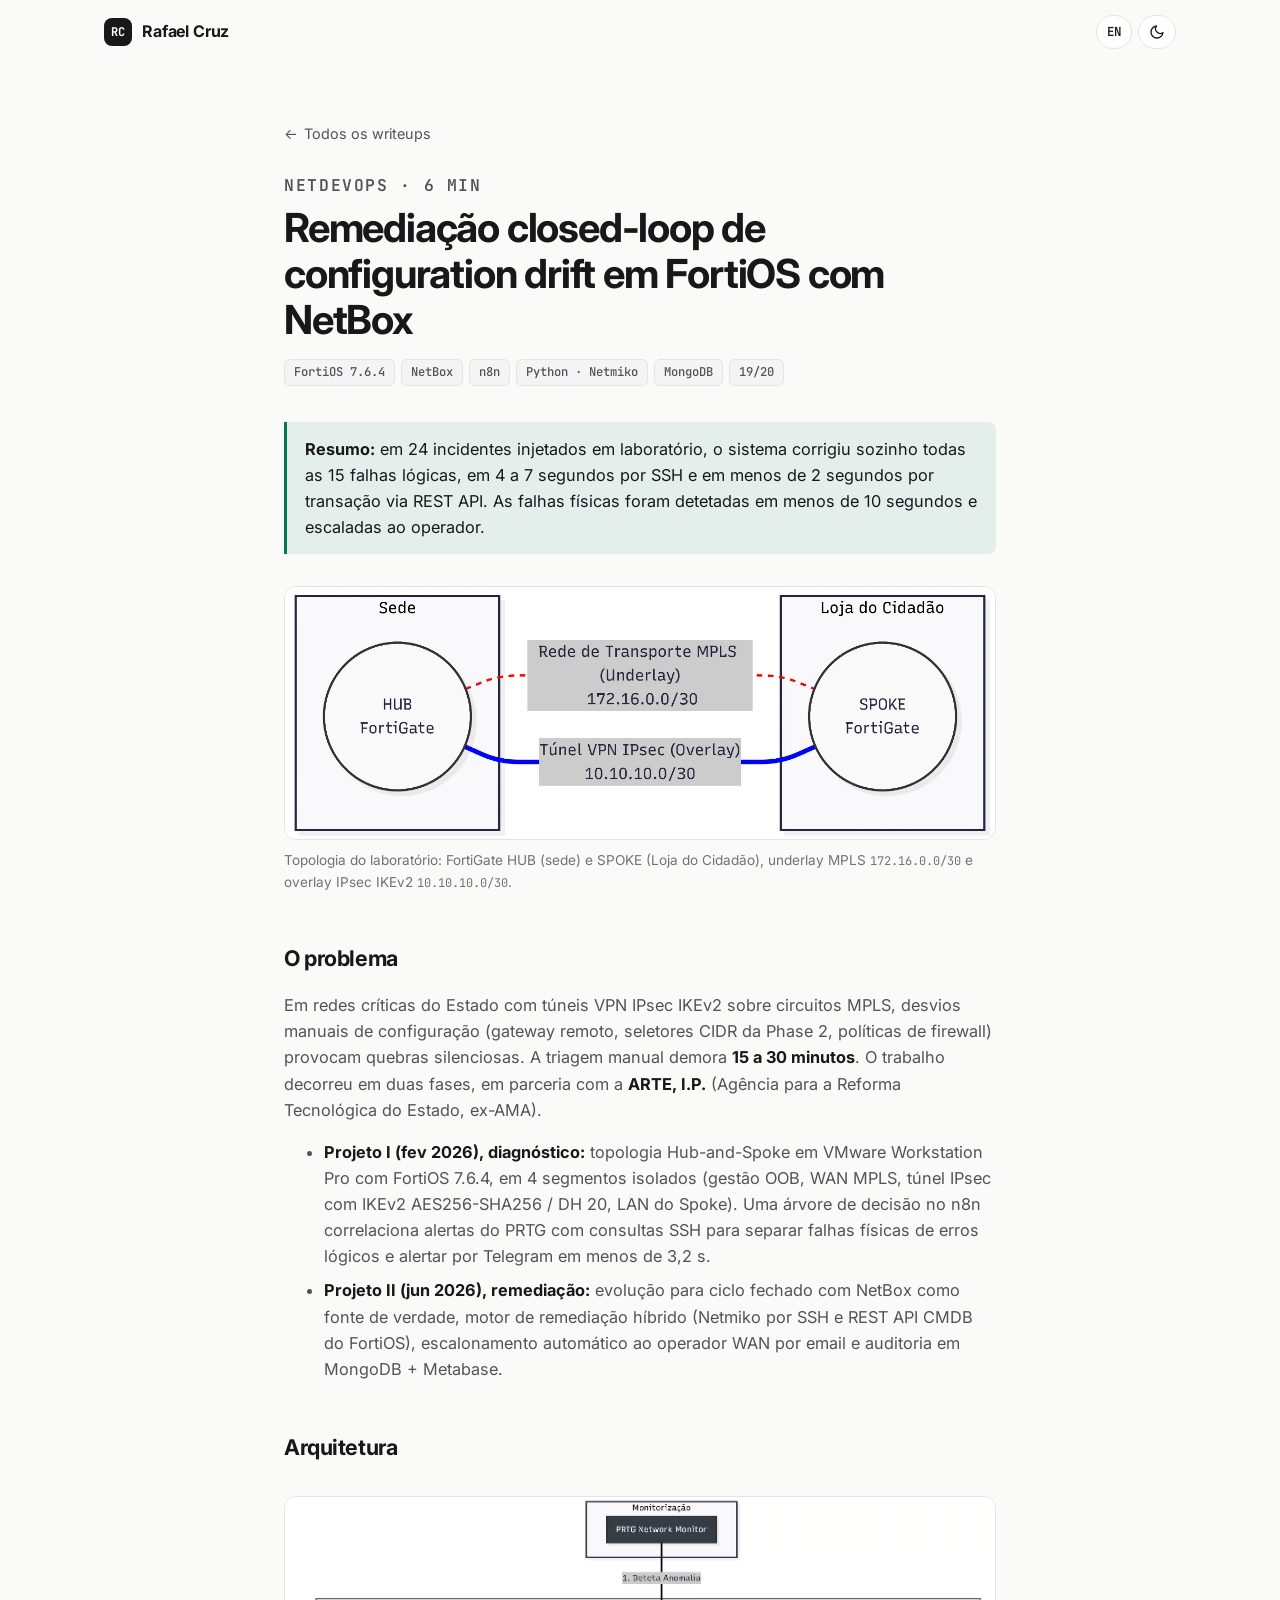
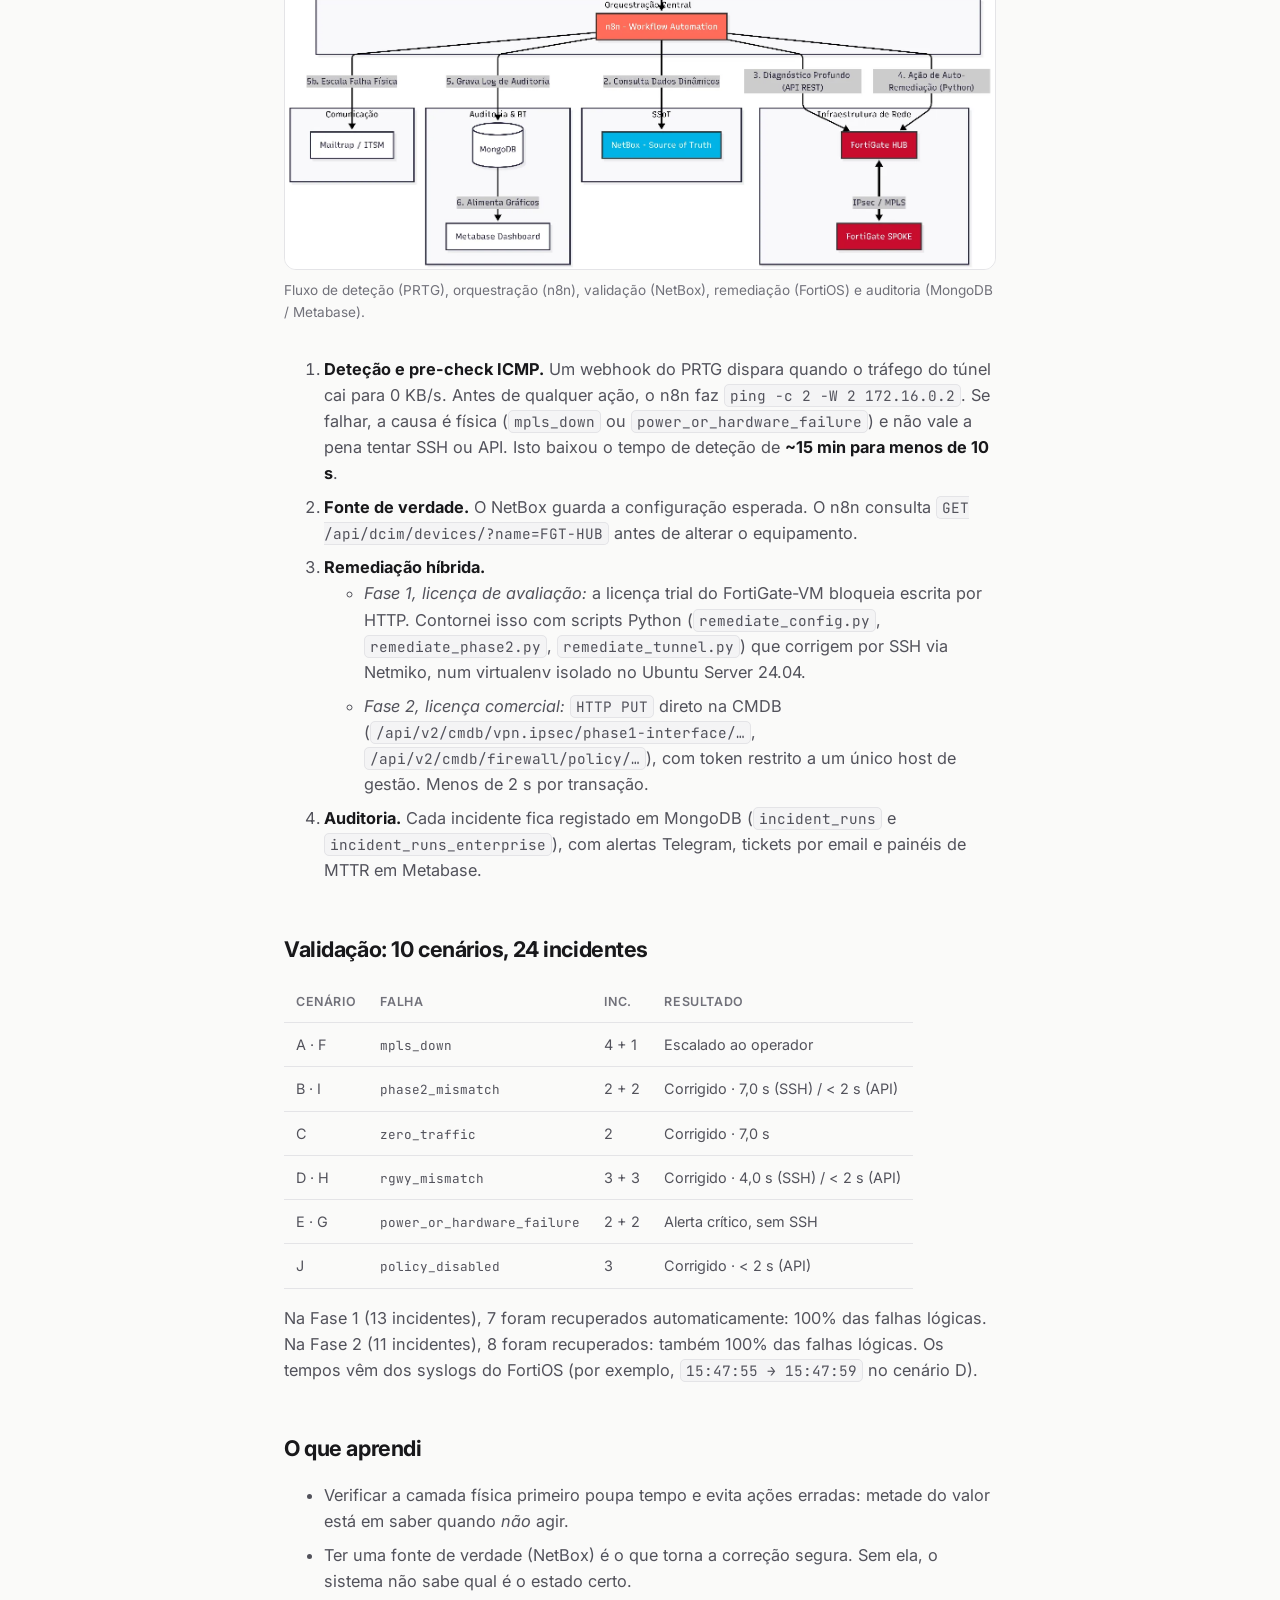
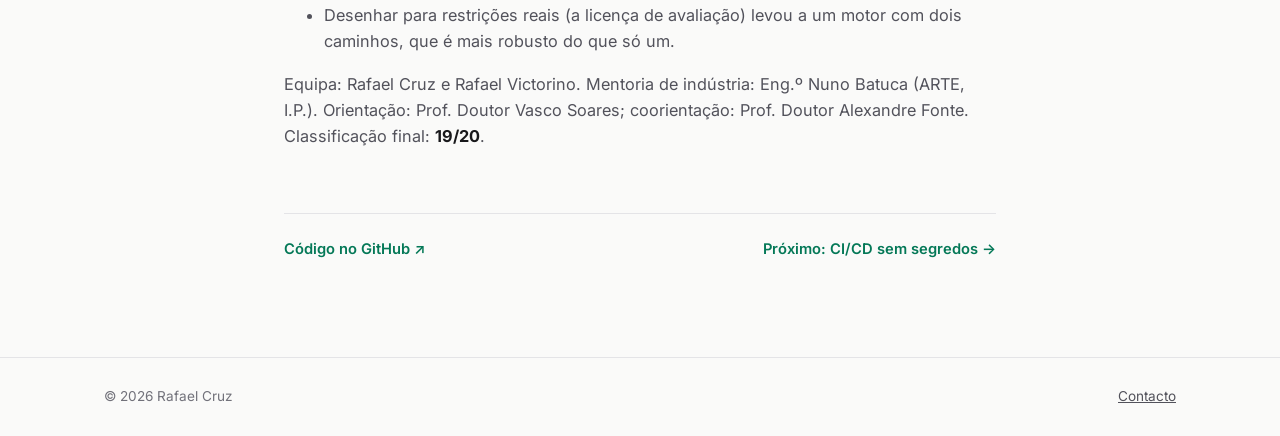
<file: writeups/closed-loop.html>
<!DOCTYPE html>
<html lang="pt-PT" class="no-js">
<head>
  <meta charset="UTF-8" />
  <meta name="viewport" content="width=device-width, initial-scale=1.0" />
  <title>Remediação closed-loop em FortiOS com NetBox — Rafael Cruz</title>
  <meta name="description" content="Como desenhei um motor de autorrecuperação para firewalls FortiGate com NetBox como fonte de verdade: 10 cenários de chaos engineering, 24 incidentes, 100% das falhas lógicas corrigidas." />
  <link rel="canonical" href="https://rafacr3z.github.io/portfolio/writeups/closed-loop.html" />
  <meta property="og:type" content="article" />
  <meta property="og:title" content="Remediação closed-loop de configuration drift em FortiOS com NetBox" />
  <meta property="og:description" content="Motor de autorrecuperação para firewalls FortiGate: 24 incidentes injetados, 100% das falhas lógicas corrigidas em 4–7 s." />
  <meta property="og:image" content="https://rafacr3z.github.io/portfolio/assets/img/og-card-2026.png" />
  <meta name="twitter:card" content="summary_large_image" />
  <link rel="icon" href="data:image/svg+xml,<svg xmlns='http://www.w3.org/2000/svg' viewBox='0 0 32 32'><rect width='32' height='32' rx='8' fill='%2318181b'/><text x='16' y='21' font-family='monospace' font-size='13' font-weight='700' fill='%23fff' text-anchor='middle'>RC</text></svg>" />
  <link rel="preconnect" href="https://fonts.googleapis.com" />
  <link rel="preconnect" href="https://fonts.gstatic.com" crossorigin />
  <link rel="stylesheet" href="https://fonts.googleapis.com/css2?family=Inter:wght@400;500;600;700&family=JetBrains+Mono:wght@400;500;600&display=swap" />
  <link rel="stylesheet" href="../assets/css/main.css?v=4" />
  <script>
    (function () {
      var d = document.documentElement; d.classList.remove('no-js');
      try {
        var t = localStorage.getItem('rc_theme'); if (t === 'light' || t === 'dark') d.setAttribute('data-theme', t);
        if (localStorage.getItem('rc_lang') === 'en') d.lang = 'en';
      } catch (e) {}
    })();
  </script>
</head>
<body data-title-pt="Remediação closed-loop em FortiOS com NetBox — Rafael Cruz" data-title-en="Closed-loop remediation in FortiOS with NetBox — Rafael Cruz">
  <header class="site-header">
    <div class="container">
      <nav class="nav" aria-label="Principal">
        <a href="../index.html" class="brand"><span class="brand-mark">RC</span>Rafael Cruz</a>
        <div class="nav-tools">
          <button type="button" class="lang-btn" id="langBtn" aria-label="Switch language / Mudar idioma"><span data-l="pt">EN</span><span data-l="en">PT</span></button>
          <button type="button" class="icon-btn" id="themeBtn" aria-label="Alternar tema claro/escuro">
            <svg class="theme-icon-moon" viewBox="0 0 24 24" fill="none" stroke="currentColor" stroke-width="2" stroke-linecap="round" stroke-linejoin="round"><path d="M21 12.79A9 9 0 1 1 11.21 3 7 7 0 0 0 21 12.79z"/></svg>
            <svg class="theme-icon-sun" viewBox="0 0 24 24" fill="none" stroke="currentColor" stroke-width="2" stroke-linecap="round"><circle cx="12" cy="12" r="4.5"/><path d="M12 1.5v2.5M12 20v2.5M4.6 4.6l1.8 1.8M17.6 17.6l1.8 1.8M1.5 12H4M20 12h2.5M4.6 19.4l1.8-1.8M17.6 6.4l1.8-1.8"/></svg>
          </button>
        </div>
      </nav>
    </div>
  </header>

  <main class="article">
    <a href="../index.html#writeups" class="article-back">← <span data-l="pt">Todos os writeups</span><span data-l="en">All writeups</span></a>
    <p class="eyebrow">NetDevOps · 6 min</p>

    <!-- ======================= PT ======================= -->
    <div data-l="pt">
      <h1>Remediação closed-loop de configuration drift em FortiOS com NetBox</h1>
      <ul class="tags article-meta">
        <li class="tag">FortiOS 7.6.4</li><li class="tag">NetBox</li><li class="tag">n8n</li><li class="tag">Python · Netmiko</li><li class="tag">MongoDB</li><li class="tag">19/20</li>
      </ul>

      <div class="callout"><p><strong>Resumo:</strong> em 24 incidentes injetados em laboratório, o sistema corrigiu sozinho todas as 15 falhas lógicas, em 4 a 7 segundos por SSH e em menos de 2 segundos por transação via REST API. As falhas físicas foram detetadas em menos de 10 segundos e escaladas ao operador.</p></div>

      <figure>
        <img src="../assets/img/topologia-arte.webp" width="1344" height="477" alt="Topologia Hub-and-Spoke: FortiGate HUB na sede e SPOKE na Loja do Cidadão, ligados por MPLS e túnel IPsec IKEv2" />
        <figcaption>Topologia do laboratório: FortiGate HUB (sede) e SPOKE (Loja do Cidadão), underlay MPLS <code>172.16.0.0/30</code> e overlay IPsec IKEv2 <code>10.10.10.0/30</code>.</figcaption>
      </figure>

      <h2>O problema</h2>
      <p>Em redes críticas do Estado com túneis VPN IPsec IKEv2 sobre circuitos MPLS, desvios manuais de configuração (gateway remoto, seletores CIDR da Phase 2, políticas de firewall) provocam quebras silenciosas. A triagem manual demora <strong>15 a 30 minutos</strong>. O trabalho decorreu em duas fases, em parceria com a <strong>ARTE, I.P.</strong> (Agência para a Reforma Tecnológica do Estado, ex-AMA).</p>
      <ul>
        <li><strong>Projeto I (fev 2026), diagnóstico:</strong> topologia Hub-and-Spoke em VMware Workstation Pro com FortiOS 7.6.4, em 4 segmentos isolados (gestão OOB, WAN MPLS, túnel IPsec com IKEv2 AES256-SHA256 / DH 20, LAN do Spoke). Uma árvore de decisão no n8n correlaciona alertas do PRTG com consultas SSH para separar falhas físicas de erros lógicos e alertar por Telegram em menos de 3,2 s.</li>
        <li><strong>Projeto II (jun 2026), remediação:</strong> evolução para ciclo fechado com NetBox como fonte de verdade, motor de remediação híbrido (Netmiko por SSH e REST API CMDB do FortiOS), escalonamento automático ao operador WAN por email e auditoria em MongoDB + Metabase.</li>
      </ul>

      <h2>Arquitetura</h2>
      <figure>
        <img src="../assets/img/netdevops-arquitetura.webp" width="1583" height="829" loading="lazy" alt="Fluxo: PRTG, n8n, NetBox, FortiOS, MongoDB e Metabase" />
        <figcaption>Fluxo de deteção (PRTG), orquestração (n8n), validação (NetBox), remediação (FortiOS) e auditoria (MongoDB / Metabase).</figcaption>
      </figure>
      <ol>
        <li><strong>Deteção e pre-check ICMP.</strong> Um webhook do PRTG dispara quando o tráfego do túnel cai para 0 KB/s. Antes de qualquer ação, o n8n faz <code>ping -c 2 -W 2 172.16.0.2</code>. Se falhar, a causa é física (<code>mpls_down</code> ou <code>power_or_hardware_failure</code>) e não vale a pena tentar SSH ou API. Isto baixou o tempo de deteção de <strong>~15 min para menos de 10 s</strong>.</li>
        <li><strong>Fonte de verdade.</strong> O NetBox guarda a configuração esperada. O n8n consulta <code>GET /api/dcim/devices/?name=FGT-HUB</code> antes de alterar o equipamento.</li>
        <li><strong>Remediação híbrida.</strong>
          <ul>
            <li><em>Fase 1, licença de avaliação:</em> a licença trial do FortiGate-VM bloqueia escrita por HTTP. Contornei isso com scripts Python (<code>remediate_config.py</code>, <code>remediate_phase2.py</code>, <code>remediate_tunnel.py</code>) que corrigem por SSH via Netmiko, num virtualenv isolado no Ubuntu Server 24.04.</li>
            <li><em>Fase 2, licença comercial:</em> <code>HTTP PUT</code> direto na CMDB (<code>/api/v2/cmdb/vpn.ipsec/phase1-interface/…</code>, <code>/api/v2/cmdb/firewall/policy/…</code>), com token restrito a um único host de gestão. Menos de 2 s por transação.</li>
          </ul>
        </li>
        <li><strong>Auditoria.</strong> Cada incidente fica registado em MongoDB (<code>incident_runs</code> e <code>incident_runs_enterprise</code>), com alertas Telegram, tickets por email e painéis de MTTR em Metabase.</li>
      </ol>

      <h2>Validação: 10 cenários, 24 incidentes</h2>
      <table>
        <thead><tr><th>Cenário</th><th>Falha</th><th>Inc.</th><th>Resultado</th></tr></thead>
        <tbody>
          <tr><td>A · F</td><td><code>mpls_down</code></td><td>4 + 1</td><td>Escalado ao operador</td></tr>
          <tr><td>B · I</td><td><code>phase2_mismatch</code></td><td>2 + 2</td><td>Corrigido · 7,0 s (SSH) / &lt; 2 s (API)</td></tr>
          <tr><td>C</td><td><code>zero_traffic</code></td><td>2</td><td>Corrigido · 7,0 s</td></tr>
          <tr><td>D · H</td><td><code>rgwy_mismatch</code></td><td>3 + 3</td><td>Corrigido · 4,0 s (SSH) / &lt; 2 s (API)</td></tr>
          <tr><td>E · G</td><td><code>power_or_hardware_failure</code></td><td>2 + 2</td><td>Alerta crítico, sem SSH</td></tr>
          <tr><td>J</td><td><code>policy_disabled</code></td><td>3</td><td>Corrigido · &lt; 2 s (API)</td></tr>
        </tbody>
      </table>
      <p>Na Fase 1 (13 incidentes), 7 foram recuperados automaticamente: 100% das falhas lógicas. Na Fase 2 (11 incidentes), 8 foram recuperados: também 100% das falhas lógicas. Os tempos vêm dos syslogs do FortiOS (por exemplo, <code>15:47:55 → 15:47:59</code> no cenário D).</p>

      <h2>O que aprendi</h2>
      <ul>
        <li>Verificar a camada física primeiro poupa tempo e evita ações erradas: metade do valor está em saber quando <em>não</em> agir.</li>
        <li>Ter uma fonte de verdade (NetBox) é o que torna a correção segura. Sem ela, o sistema não sabe qual é o estado certo.</li>
        <li>Desenhar para restrições reais (a licença de avaliação) levou a um motor com dois caminhos, que é mais robusto do que só um.</li>
      </ul>

      <p>Equipa: Rafael Cruz e Rafael Victorino. Mentoria de indústria: Eng.º Nuno Batuca (ARTE, I.P.). Orientação: Prof. Doutor Vasco Soares; coorientação: Prof. Doutor Alexandre Fonte. Classificação final: <strong>19/20</strong>.</p>
    </div>

    <!-- ======================= EN ======================= -->
    <div data-l="en">
      <h1>Closed-loop remediation of configuration drift in FortiOS with NetBox</h1>
      <ul class="tags article-meta">
        <li class="tag">FortiOS 7.6.4</li><li class="tag">NetBox</li><li class="tag">n8n</li><li class="tag">Python · Netmiko</li><li class="tag">MongoDB</li><li class="tag">19/20</li>
      </ul>

      <div class="callout"><p><strong>TL;DR:</strong> across 24 incidents injected in the lab, the system fixed all 15 logical faults on its own, in 4–7 seconds over SSH and under 2 seconds per call via the REST API. Physical failures were detected in under 10 seconds and escalated to the carrier.</p></div>

      <figure>
        <img src="../assets/img/topologia-arte.webp" width="1344" height="477" alt="Hub-and-spoke topology: FortiGate HUB at HQ and SPOKE at a citizen service branch, linked by MPLS and an IPsec IKEv2 tunnel" />
        <figcaption>Lab topology: FortiGate HUB (HQ) and SPOKE (citizen service branch), MPLS underlay <code>172.16.0.0/30</code> and IPsec IKEv2 overlay <code>10.10.10.0/30</code>.</figcaption>
      </figure>

      <h2>The problem</h2>
      <p>In public-sector networks running IPsec IKEv2 tunnels over MPLS circuits, manual configuration drift (remote gateway, Phase 2 CIDR selectors, firewall policies) causes silent outages. Manual triage takes <strong>15 to 30 minutes</strong>. The work ran in two stages, in partnership with <strong>ARTE, I.P.</strong>, Portugal's state agency for technology reform.</p>
      <ul>
        <li><strong>Project I (Feb 2026), diagnostics:</strong> hub-and-spoke topology in VMware Workstation Pro with FortiOS 7.6.4 across 4 isolated segments (OOB management, MPLS WAN, IPsec tunnel with IKEv2 AES256-SHA256 / DH 20, spoke LAN). An n8n decision tree correlates PRTG alerts with SSH checks to separate physical failures from logical errors, alerting via Telegram in under 3.2 s.</li>
        <li><strong>Project II (Jun 2026), remediation:</strong> closed loop with NetBox as the source of truth, a hybrid remediation engine (Netmiko over SSH and the FortiOS CMDB REST API), automatic email escalation to the WAN carrier, and auditing in MongoDB + Metabase.</li>
      </ul>

      <h2>Architecture</h2>
      <figure>
        <img src="../assets/img/netdevops-arquitetura.webp" width="1583" height="829" loading="lazy" alt="Flow: PRTG, n8n, NetBox, FortiOS, MongoDB and Metabase" />
        <figcaption>Detection (PRTG), orchestration (n8n), validation (NetBox), remediation (FortiOS) and auditing (MongoDB / Metabase).</figcaption>
      </figure>
      <ol>
        <li><strong>Detection and ICMP pre-check.</strong> A PRTG webhook fires when tunnel traffic drops to 0 KB/s. Before doing anything, n8n runs <code>ping -c 2 -W 2 172.16.0.2</code>. If it fails, the cause is physical (<code>mpls_down</code> or <code>power_or_hardware_failure</code>) and there is no point trying SSH or the API. This cut detection time from <strong>~15 min to under 10 s</strong>.</li>
        <li><strong>Source of truth.</strong> NetBox holds the expected configuration. n8n queries <code>GET /api/dcim/devices/?name=FGT-HUB</code> before changing the device.</li>
        <li><strong>Hybrid remediation.</strong>
          <ul>
            <li><em>Stage 1, evaluation licence:</em> the FortiGate-VM trial licence blocks HTTP writes. I worked around it with Python scripts (<code>remediate_config.py</code>, <code>remediate_phase2.py</code>, <code>remediate_tunnel.py</code>) that fix the device over SSH via Netmiko, in an isolated virtualenv on Ubuntu Server 24.04.</li>
            <li><em>Stage 2, commercial licence:</em> direct <code>HTTP PUT</code> to the CMDB (<code>/api/v2/cmdb/vpn.ipsec/phase1-interface/…</code>, <code>/api/v2/cmdb/firewall/policy/…</code>) with a token restricted to a single management host. Under 2 s per call.</li>
          </ul>
        </li>
        <li><strong>Auditing.</strong> Every incident is recorded in MongoDB (<code>incident_runs</code> and <code>incident_runs_enterprise</code>), with Telegram alerts, email tickets and MTTR dashboards in Metabase.</li>
      </ol>

      <h2>Validation: 10 scenarios, 24 incidents</h2>
      <table>
        <thead><tr><th>Scenario</th><th>Fault</th><th>Inc.</th><th>Outcome</th></tr></thead>
        <tbody>
          <tr><td>A · F</td><td><code>mpls_down</code></td><td>4 + 1</td><td>Escalated to carrier</td></tr>
          <tr><td>B · I</td><td><code>phase2_mismatch</code></td><td>2 + 2</td><td>Fixed · 7.0 s (SSH) / &lt; 2 s (API)</td></tr>
          <tr><td>C</td><td><code>zero_traffic</code></td><td>2</td><td>Fixed · 7.0 s</td></tr>
          <tr><td>D · H</td><td><code>rgwy_mismatch</code></td><td>3 + 3</td><td>Fixed · 4.0 s (SSH) / &lt; 2 s (API)</td></tr>
          <tr><td>E · G</td><td><code>power_or_hardware_failure</code></td><td>2 + 2</td><td>Critical alert, no SSH</td></tr>
          <tr><td>J</td><td><code>policy_disabled</code></td><td>3</td><td>Fixed · &lt; 2 s (API)</td></tr>
        </tbody>
      </table>
      <p>In stage 1 (13 incidents), 7 were recovered automatically: 100% of logical faults. In stage 2 (11 incidents), 8 were recovered: again 100% of logical faults. Timings come from FortiOS syslogs (e.g. <code>15:47:55 → 15:47:59</code> in scenario D).</p>

      <h2>What I learned</h2>
      <ul>
        <li>Checking the physical layer first saves time and prevents wrong actions: half the value is knowing when <em>not</em> to act.</li>
        <li>A source of truth (NetBox) is what makes remediation safe. Without it, the system doesn't know what "correct" looks like.</li>
        <li>Designing around a real constraint (the evaluation licence) produced a two-path engine, which is more robust than one.</li>
      </ul>

      <p>Team: Rafael Cruz and Rafael Victorino. Industry mentor: Nuno Batuca (ARTE, I.P.). Supervisor: Prof. Vasco Soares; co-supervisor: Prof. Alexandre Fonte. Final grade: <strong>19/20</strong>.</p>
    </div>

    <div class="article-next">
      <a href="https://github.com/RafaCr3z/netdevops-closed-loop-platform" target="_blank" rel="noopener" class="link-arrow"><span data-l="pt">Código no GitHub</span><span data-l="en">Code on GitHub</span> ↗</a>
      <a href="oidc-github-actions-azure.html" class="link-arrow"><span data-l="pt">Próximo: CI/CD sem segredos</span><span data-l="en">Next: CI/CD without secrets</span> →</a>
    </div>
  </main>

  <footer class="site-footer">
    <div class="container footer-row">
      <span>© 2026 Rafael Cruz</span>
      <a href="../index.html#contacto"><span data-l="pt">Contacto</span><span data-l="en">Contact</span></a>
    </div>
  </footer>

  <script src="../assets/js/main.js?v=4" defer></script>
</body>
</html>
</file>
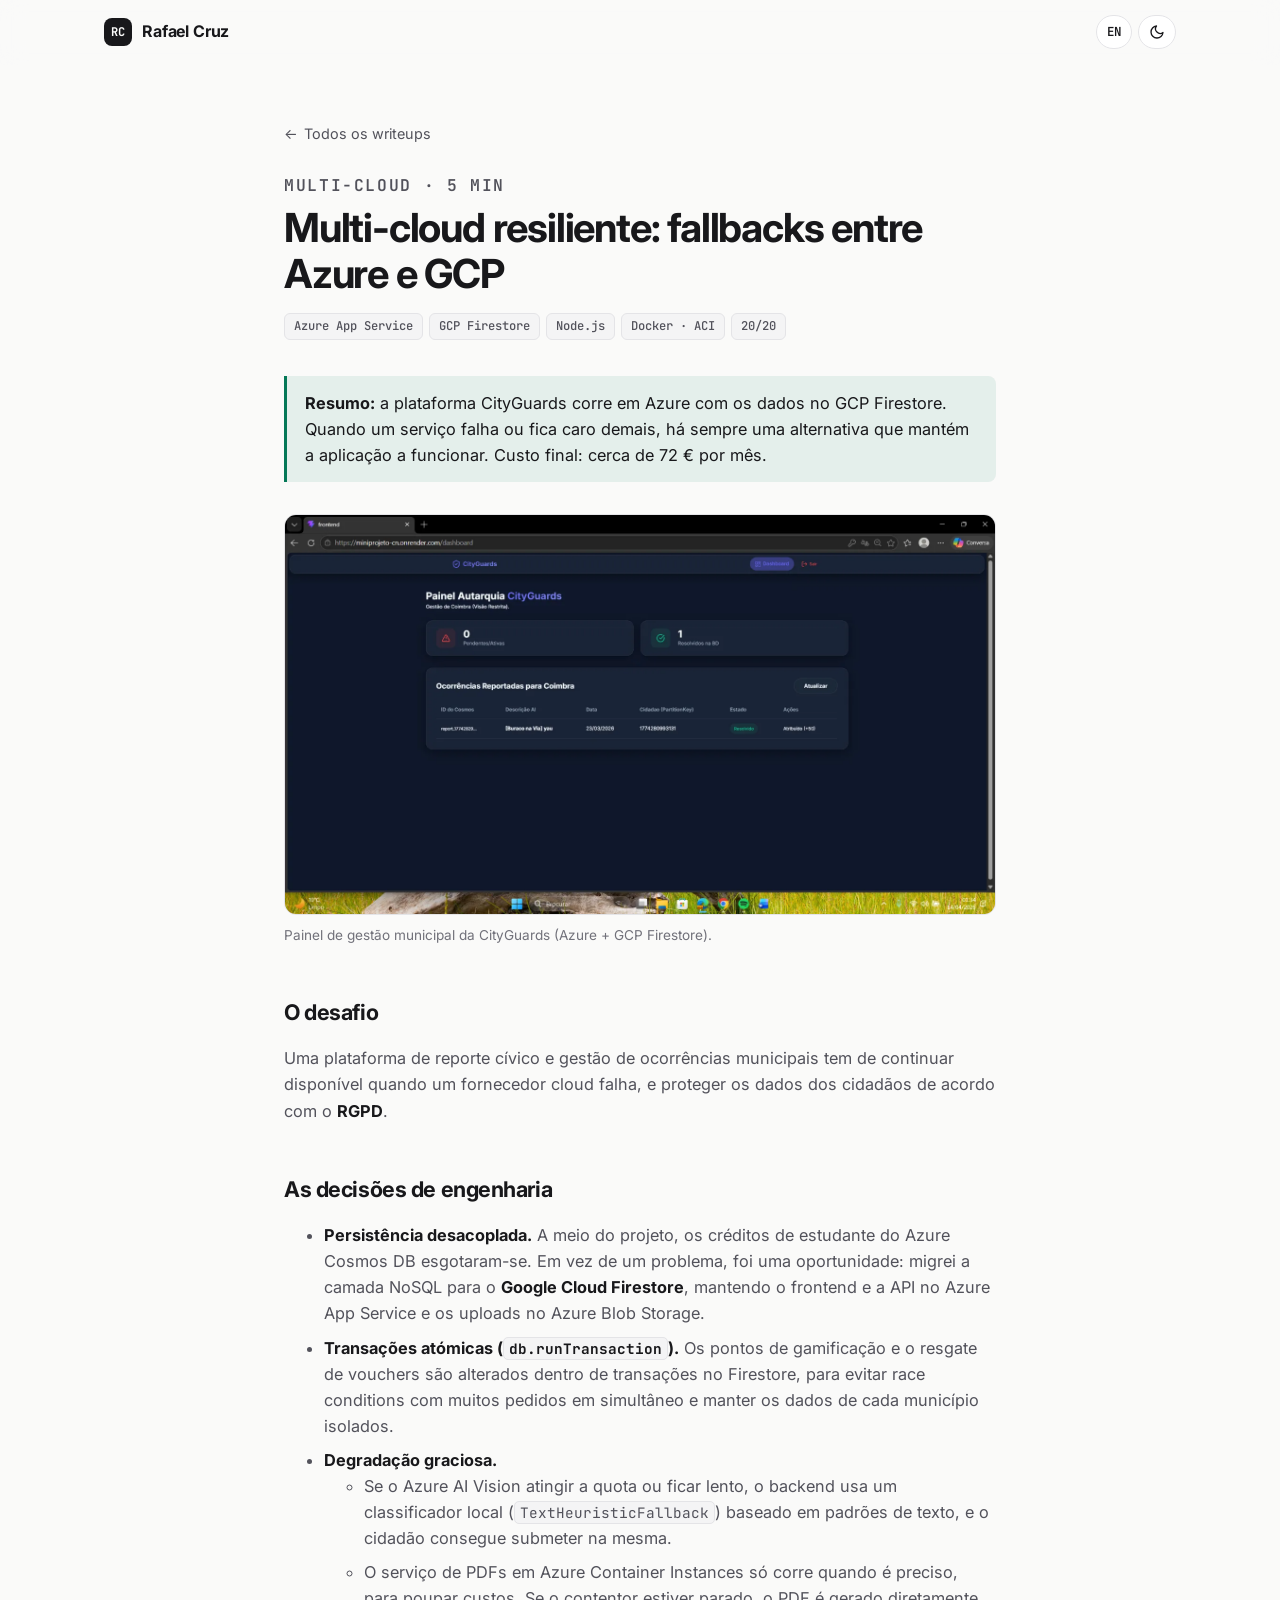
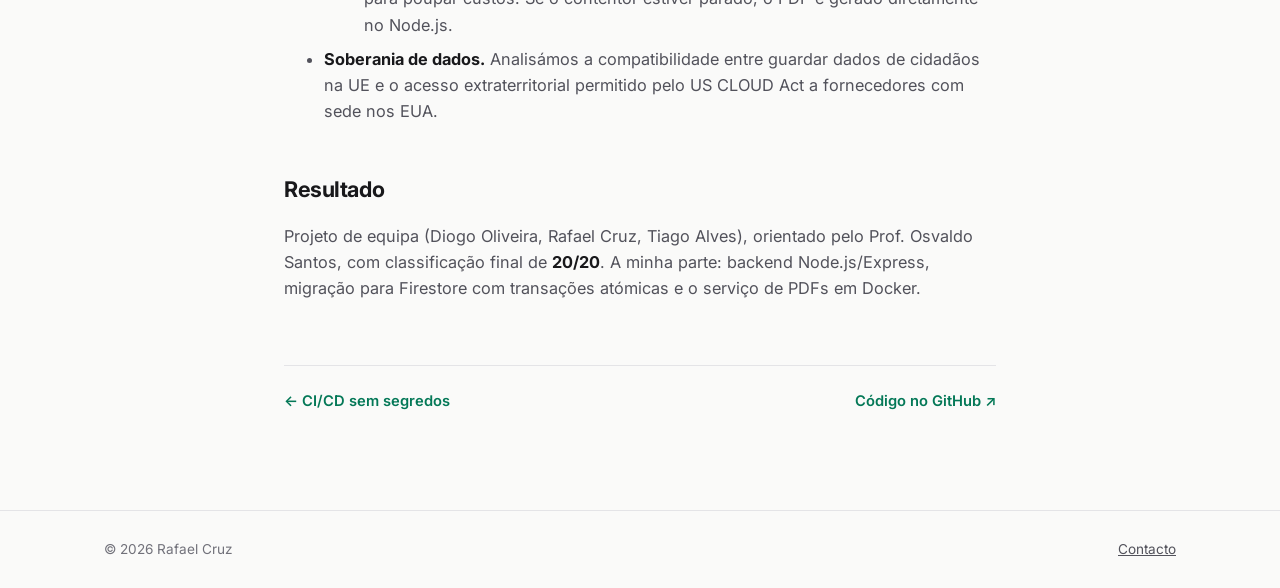
<file: writeups/multicloud-azure-gcp.html>
<!DOCTYPE html>
<html lang="pt-PT" class="no-js">
<head>
  <meta charset="UTF-8" />
  <meta name="viewport" content="width=device-width, initial-scale=1.0" />
  <title>Multi-cloud resiliente: fallbacks entre Azure e GCP — Rafael Cruz</title>
  <meta name="description" content="CityGuards: plataforma multi-cloud Azure + GCP Firestore com degradação graciosa, transações atómicas e análise RGPD vs. US CLOUD Act. Classificação 20/20." />
  <link rel="canonical" href="https://rafacr3z.github.io/portfolio/writeups/multicloud-azure-gcp.html" />
  <meta property="og:type" content="article" />
  <meta property="og:title" content="Multi-cloud resiliente: fallbacks entre Azure e GCP" />
  <meta property="og:description" content="Degradação graciosa, transações atómicas no Firestore e o impacto do US CLOUD Act." />
  <meta property="og:image" content="https://rafacr3z.github.io/portfolio/assets/img/og-card-2026.png" />
  <meta name="twitter:card" content="summary_large_image" />
  <link rel="icon" href="data:image/svg+xml,<svg xmlns='http://www.w3.org/2000/svg' viewBox='0 0 32 32'><rect width='32' height='32' rx='8' fill='%2318181b'/><text x='16' y='21' font-family='monospace' font-size='13' font-weight='700' fill='%23fff' text-anchor='middle'>RC</text></svg>" />
  <link rel="preconnect" href="https://fonts.googleapis.com" />
  <link rel="preconnect" href="https://fonts.gstatic.com" crossorigin />
  <link rel="stylesheet" href="https://fonts.googleapis.com/css2?family=Inter:wght@400;500;600;700&family=JetBrains+Mono:wght@400;500;600&display=swap" />
  <link rel="stylesheet" href="../assets/css/main.css?v=4" />
  <script>
    (function () {
      var d = document.documentElement; d.classList.remove('no-js');
      try {
        var t = localStorage.getItem('rc_theme'); if (t === 'light' || t === 'dark') d.setAttribute('data-theme', t);
        if (localStorage.getItem('rc_lang') === 'en') d.lang = 'en';
      } catch (e) {}
    })();
  </script>
</head>
<body data-title-pt="Multi-cloud resiliente: fallbacks entre Azure e GCP — Rafael Cruz" data-title-en="Resilient multi-cloud: fallbacks across Azure and GCP — Rafael Cruz">
  <header class="site-header">
    <div class="container">
      <nav class="nav" aria-label="Principal">
        <a href="../index.html" class="brand"><span class="brand-mark">RC</span>Rafael Cruz</a>
        <div class="nav-tools">
          <button type="button" class="lang-btn" id="langBtn" aria-label="Switch language / Mudar idioma"><span data-l="pt">EN</span><span data-l="en">PT</span></button>
          <button type="button" class="icon-btn" id="themeBtn" aria-label="Alternar tema claro/escuro">
            <svg class="theme-icon-moon" viewBox="0 0 24 24" fill="none" stroke="currentColor" stroke-width="2" stroke-linecap="round" stroke-linejoin="round"><path d="M21 12.79A9 9 0 1 1 11.21 3 7 7 0 0 0 21 12.79z"/></svg>
            <svg class="theme-icon-sun" viewBox="0 0 24 24" fill="none" stroke="currentColor" stroke-width="2" stroke-linecap="round"><circle cx="12" cy="12" r="4.5"/><path d="M12 1.5v2.5M12 20v2.5M4.6 4.6l1.8 1.8M17.6 17.6l1.8 1.8M1.5 12H4M20 12h2.5M4.6 19.4l1.8-1.8M17.6 6.4l1.8-1.8"/></svg>
          </button>
        </div>
      </nav>
    </div>
  </header>

  <main class="article">
    <a href="../index.html#writeups" class="article-back">← <span data-l="pt">Todos os writeups</span><span data-l="en">All writeups</span></a>
    <p class="eyebrow">Multi-cloud · 5 min</p>

    <!-- ======================= PT ======================= -->
    <div data-l="pt">
      <h1>Multi-cloud resiliente: fallbacks entre Azure e GCP</h1>
      <ul class="tags article-meta">
        <li class="tag">Azure App Service</li><li class="tag">GCP Firestore</li><li class="tag">Node.js</li><li class="tag">Docker · ACI</li><li class="tag">20/20</li>
      </ul>

      <div class="callout"><p><strong>Resumo:</strong> a plataforma CityGuards corre em Azure com os dados no GCP Firestore. Quando um serviço falha ou fica caro demais, há sempre uma alternativa que mantém a aplicação a funcionar. Custo final: cerca de 72 € por mês.</p></div>

      <figure>
        <img src="../assets/img/cityguards-painel.webp" width="1502" height="844" alt="Painel de gestão municipal da plataforma CityGuards" />
        <figcaption>Painel de gestão municipal da CityGuards (Azure + GCP Firestore).</figcaption>
      </figure>

      <h2>O desafio</h2>
      <p>Uma plataforma de reporte cívico e gestão de ocorrências municipais tem de continuar disponível quando um fornecedor cloud falha, e proteger os dados dos cidadãos de acordo com o <strong>RGPD</strong>.</p>

      <h2>As decisões de engenharia</h2>
      <ul>
        <li><strong>Persistência desacoplada.</strong> A meio do projeto, os créditos de estudante do Azure Cosmos DB esgotaram-se. Em vez de um problema, foi uma oportunidade: migrei a camada NoSQL para o <strong>Google Cloud Firestore</strong>, mantendo o frontend e a API no Azure App Service e os uploads no Azure Blob Storage.</li>
        <li><strong>Transações atómicas (<code>db.runTransaction</code>).</strong> Os pontos de gamificação e o resgate de vouchers são alterados dentro de transações no Firestore, para evitar race conditions com muitos pedidos em simultâneo e manter os dados de cada município isolados.</li>
        <li><strong>Degradação graciosa.</strong>
          <ul>
            <li>Se o Azure AI Vision atingir a quota ou ficar lento, o backend usa um classificador local (<code>TextHeuristicFallback</code>) baseado em padrões de texto, e o cidadão consegue submeter na mesma.</li>
            <li>O serviço de PDFs em Azure Container Instances só corre quando é preciso, para poupar custos. Se o contentor estiver parado, o PDF é gerado diretamente no Node.js.</li>
          </ul>
        </li>
        <li><strong>Soberania de dados.</strong> Analisámos a compatibilidade entre guardar dados de cidadãos na UE e o acesso extraterritorial permitido pelo US CLOUD Act a fornecedores com sede nos EUA.</li>
      </ul>

      <h2>Resultado</h2>
      <p>Projeto de equipa (Diogo Oliveira, Rafael Cruz, Tiago Alves), orientado pelo Prof. Osvaldo Santos, com classificação final de <strong>20/20</strong>. A minha parte: backend Node.js/Express, migração para Firestore com transações atómicas e o serviço de PDFs em Docker.</p>
    </div>

    <!-- ======================= EN ======================= -->
    <div data-l="en">
      <h1>Resilient multi-cloud: fallbacks across Azure and GCP</h1>
      <ul class="tags article-meta">
        <li class="tag">Azure App Service</li><li class="tag">GCP Firestore</li><li class="tag">Node.js</li><li class="tag">Docker · ACI</li><li class="tag">20/20</li>
      </ul>

      <div class="callout"><p><strong>TL;DR:</strong> the CityGuards platform runs on Azure with its data on GCP Firestore. When a service fails or gets too expensive, there is always a fallback that keeps the app working. Final cost: about €72 per month.</p></div>

      <figure>
        <img src="../assets/img/cityguards-painel.webp" width="1502" height="844" alt="CityGuards municipal management dashboard" />
        <figcaption>CityGuards municipal dashboard (Azure + GCP Firestore).</figcaption>
      </figure>

      <h2>The challenge</h2>
      <p>A civic reporting and municipal incident platform has to stay available when a cloud provider fails, and protect citizens' data in line with the <strong>GDPR</strong>.</p>

      <h2>Engineering decisions</h2>
      <ul>
        <li><strong>Decoupled persistence.</strong> Midway through the project, our Azure Cosmos DB student credits ran out. Rather than a blocker, it became an opportunity: I migrated the NoSQL layer to <strong>Google Cloud Firestore</strong>, keeping the frontend and API on Azure App Service and uploads on Azure Blob Storage.</li>
        <li><strong>Atomic transactions (<code>db.runTransaction</code>).</strong> Gamification points and voucher redemptions change inside Firestore transactions, preventing race conditions under concurrent load and keeping each municipality's data isolated.</li>
        <li><strong>Graceful degradation.</strong>
          <ul>
            <li>If Azure AI Vision hits its quota or slows down, the backend switches to a local text-pattern classifier (<code>TextHeuristicFallback</code>), so citizens can still submit.</li>
            <li>The PDF service on Azure Container Instances only runs when needed, to save cost. If the container is stopped, the PDF is generated directly in Node.js.</li>
          </ul>
        </li>
        <li><strong>Data sovereignty.</strong> We analysed how storing EU citizens' data fits with the extraterritorial access the US CLOUD Act grants over US-based providers.</li>
      </ul>

      <h2>Outcome</h2>
      <p>Team project (Diogo Oliveira, Rafael Cruz, Tiago Alves), supervised by Prof. Osvaldo Santos, graded <strong>20/20</strong>. My part: the Node.js/Express backend, the Firestore migration with atomic transactions, and the Docker PDF service.</p>
    </div>

    <div class="article-next">
      <a href="oidc-github-actions-azure.html" class="link-arrow">← <span data-l="pt">CI/CD sem segredos</span><span data-l="en">CI/CD without secrets</span></a>
      <a href="https://github.com/RafaCr3z/cityguards-platform-core" target="_blank" rel="noopener" class="link-arrow"><span data-l="pt">Código no GitHub</span><span data-l="en">Code on GitHub</span> ↗</a>
    </div>
  </main>

  <footer class="site-footer">
    <div class="container footer-row">
      <span>© 2026 Rafael Cruz</span>
      <a href="../index.html#contacto"><span data-l="pt">Contacto</span><span data-l="en">Contact</span></a>
    </div>
  </footer>

  <script src="../assets/js/main.js?v=4" defer></script>
</body>
</html>
</file>
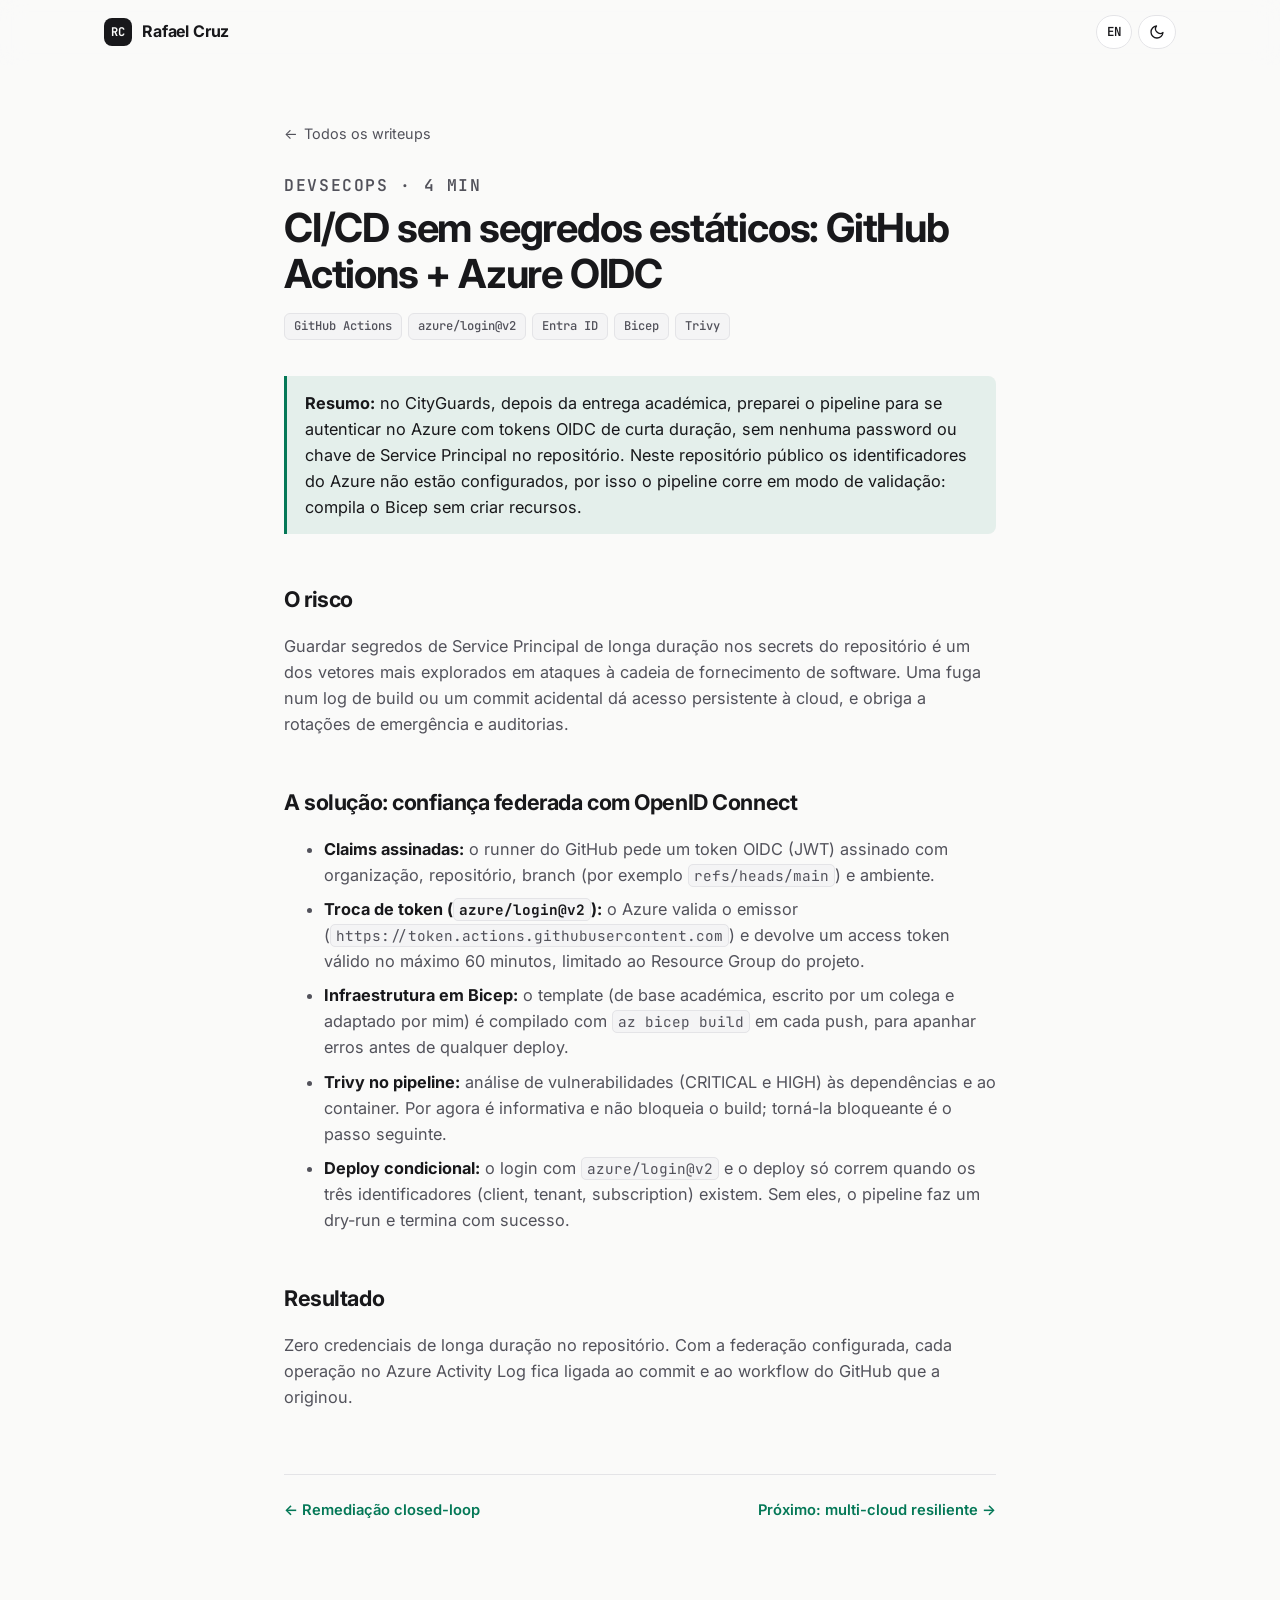
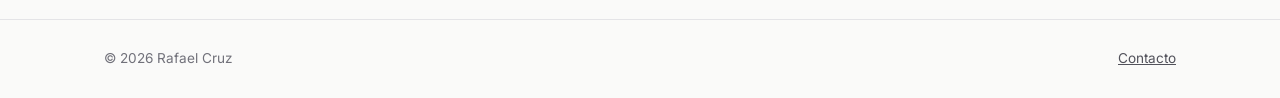
<file: writeups/oidc-github-actions-azure.html>
<!DOCTYPE html>
<html lang="pt-PT" class="no-js">
<head>
  <meta charset="UTF-8" />
  <meta name="viewport" content="width=device-width, initial-scale=1.0" />
  <title>CI/CD sem segredos estáticos: GitHub Actions + Azure OIDC — Rafael Cruz</title>
  <meta name="description" content="Federação de identidade entre GitHub Actions e Microsoft Entra ID com OIDC: tokens de curta duração, validação de Bicep e Trivy, sem credenciais guardadas no repositório." />
  <link rel="canonical" href="https://rafacr3z.github.io/portfolio/writeups/oidc-github-actions-azure.html" />
  <meta property="og:type" content="article" />
  <meta property="og:title" content="CI/CD sem segredos estáticos: GitHub Actions + Azure OIDC" />
  <meta property="og:description" content="Federação de identidade com Entra ID, tokens de curta duração e Trivy no pipeline." />
  <meta property="og:image" content="https://rafacr3z.github.io/portfolio/assets/img/og-card-2026.png" />
  <meta name="twitter:card" content="summary_large_image" />
  <link rel="icon" href="data:image/svg+xml,<svg xmlns='http://www.w3.org/2000/svg' viewBox='0 0 32 32'><rect width='32' height='32' rx='8' fill='%2318181b'/><text x='16' y='21' font-family='monospace' font-size='13' font-weight='700' fill='%23fff' text-anchor='middle'>RC</text></svg>" />
  <link rel="preconnect" href="https://fonts.googleapis.com" />
  <link rel="preconnect" href="https://fonts.gstatic.com" crossorigin />
  <link rel="stylesheet" href="https://fonts.googleapis.com/css2?family=Inter:wght@400;500;600;700&family=JetBrains+Mono:wght@400;500;600&display=swap" />
  <link rel="stylesheet" href="../assets/css/main.css?v=4" />
  <script>
    (function () {
      var d = document.documentElement; d.classList.remove('no-js');
      try {
        var t = localStorage.getItem('rc_theme'); if (t === 'light' || t === 'dark') d.setAttribute('data-theme', t);
        if (localStorage.getItem('rc_lang') === 'en') d.lang = 'en';
      } catch (e) {}
    })();
  </script>
</head>
<body data-title-pt="CI/CD sem segredos estáticos: GitHub Actions + Azure OIDC — Rafael Cruz" data-title-en="CI/CD without static secrets: GitHub Actions + Azure OIDC — Rafael Cruz">
  <header class="site-header">
    <div class="container">
      <nav class="nav" aria-label="Principal">
        <a href="../index.html" class="brand"><span class="brand-mark">RC</span>Rafael Cruz</a>
        <div class="nav-tools">
          <button type="button" class="lang-btn" id="langBtn" aria-label="Switch language / Mudar idioma"><span data-l="pt">EN</span><span data-l="en">PT</span></button>
          <button type="button" class="icon-btn" id="themeBtn" aria-label="Alternar tema claro/escuro">
            <svg class="theme-icon-moon" viewBox="0 0 24 24" fill="none" stroke="currentColor" stroke-width="2" stroke-linecap="round" stroke-linejoin="round"><path d="M21 12.79A9 9 0 1 1 11.21 3 7 7 0 0 0 21 12.79z"/></svg>
            <svg class="theme-icon-sun" viewBox="0 0 24 24" fill="none" stroke="currentColor" stroke-width="2" stroke-linecap="round"><circle cx="12" cy="12" r="4.5"/><path d="M12 1.5v2.5M12 20v2.5M4.6 4.6l1.8 1.8M17.6 17.6l1.8 1.8M1.5 12H4M20 12h2.5M4.6 19.4l1.8-1.8M17.6 6.4l1.8-1.8"/></svg>
          </button>
        </div>
      </nav>
    </div>
  </header>

  <main class="article">
    <a href="../index.html#writeups" class="article-back">← <span data-l="pt">Todos os writeups</span><span data-l="en">All writeups</span></a>
    <p class="eyebrow">DevSecOps · 4 min</p>

    <!-- ======================= PT ======================= -->
    <div data-l="pt">
      <h1>CI/CD sem segredos estáticos: GitHub Actions + Azure OIDC</h1>
      <ul class="tags article-meta">
        <li class="tag">GitHub Actions</li><li class="tag">azure/login@v2</li><li class="tag">Entra ID</li><li class="tag">Bicep</li><li class="tag">Trivy</li>
      </ul>

      <div class="callout"><p><strong>Resumo:</strong> no CityGuards, depois da entrega académica, preparei o pipeline para se autenticar no Azure com tokens OIDC de curta duração, sem nenhuma password ou chave de Service Principal no repositório. Neste repositório público os identificadores do Azure não estão configurados, por isso o pipeline corre em modo de validação: compila o Bicep sem criar recursos.</p></div>

      <h2>O risco</h2>
      <p>Guardar segredos de Service Principal de longa duração nos secrets do repositório é um dos vetores mais explorados em ataques à cadeia de fornecimento de software. Uma fuga num log de build ou um commit acidental dá acesso persistente à cloud, e obriga a rotações de emergência e auditorias.</p>

      <h2>A solução: confiança federada com OpenID Connect</h2>
      <ul>
        <li><strong>Claims assinadas:</strong> o runner do GitHub pede um token OIDC (JWT) assinado com organização, repositório, branch (por exemplo <code>refs/heads/main</code>) e ambiente.</li>
        <li><strong>Troca de token (<code>azure/login@v2</code>):</strong> o Azure valida o emissor (<code>https://token.actions.githubusercontent.com</code>) e devolve um access token válido no máximo 60 minutos, limitado ao Resource Group do projeto.</li>
        <li><strong>Infraestrutura em Bicep:</strong> o template (de base académica, escrito por um colega e adaptado por mim) é compilado com <code>az bicep build</code> em cada push, para apanhar erros antes de qualquer deploy.</li>
        <li><strong>Trivy no pipeline:</strong> análise de vulnerabilidades (CRITICAL e HIGH) às dependências e ao container. Por agora é informativa e não bloqueia o build; torná-la bloqueante é o passo seguinte.</li>
        <li><strong>Deploy condicional:</strong> o login com <code>azure/login@v2</code> e o deploy só correm quando os três identificadores (client, tenant, subscription) existem. Sem eles, o pipeline faz um dry-run e termina com sucesso.</li>
      </ul>

      <h2>Resultado</h2>
      <p>Zero credenciais de longa duração no repositório. Com a federação configurada, cada operação no Azure Activity Log fica ligada ao commit e ao workflow do GitHub que a originou.</p>
    </div>

    <!-- ======================= EN ======================= -->
    <div data-l="en">
      <h1>CI/CD without static secrets: GitHub Actions + Azure OIDC</h1>
      <ul class="tags article-meta">
        <li class="tag">GitHub Actions</li><li class="tag">azure/login@v2</li><li class="tag">Entra ID</li><li class="tag">Bicep</li><li class="tag">Trivy</li>
      </ul>

      <div class="callout"><p><strong>TL;DR:</strong> after the coursework, I set up the CityGuards pipeline to authenticate to Azure with short-lived OIDC tokens, with no password or Service Principal key in the repository. In this public repository the Azure identifiers are not configured, so the pipeline runs in validation mode: it compiles the Bicep without creating resources.</p></div>

      <h2>The risk</h2>
      <p>Storing long-lived Service Principal secrets in repository secrets is one of the most exploited vectors in software supply chain attacks. A leak in a build log or an accidental commit gives persistent cloud access, forcing emergency rotations and audits.</p>

      <h2>The fix: federated trust with OpenID Connect</h2>
      <ul>
        <li><strong>Signed claims:</strong> the GitHub runner requests a signed OIDC token (JWT) with organisation, repository, branch (e.g. <code>refs/heads/main</code>) and environment.</li>
        <li><strong>Token exchange (<code>azure/login@v2</code>):</strong> Azure validates the issuer (<code>https://token.actions.githubusercontent.com</code>) and returns an access token valid for at most 60 minutes, scoped to the project's Resource Group.</li>
        <li><strong>Infrastructure in Bicep:</strong> the template (academic baseline written by a teammate, adapted by me) is compiled with <code>az bicep build</code> on every push, catching errors before any deploy.</li>
        <li><strong>Trivy in the pipeline:</strong> vulnerability scan (CRITICAL and HIGH) of dependencies and the container. For now it is informational and does not fail the build; making it blocking is the next step.</li>
        <li><strong>Conditional deploy:</strong> the <code>azure/login@v2</code> login and the deploy only run when the three identifiers (client, tenant, subscription) exist. Without them, the pipeline does a dry run and succeeds.</li>
      </ul>

      <h2>Outcome</h2>
      <p>Zero long-lived credentials in the repository. With the federation configured, every operation in the Azure Activity Log is traceable to the commit and GitHub workflow that triggered it.</p>
    </div>

    <div class="article-next">
      <a href="closed-loop.html" class="link-arrow">← <span data-l="pt">Remediação closed-loop</span><span data-l="en">Closed-loop remediation</span></a>
      <a href="multicloud-azure-gcp.html" class="link-arrow"><span data-l="pt">Próximo: multi-cloud resiliente</span><span data-l="en">Next: resilient multi-cloud</span> →</a>
    </div>
  </main>

  <footer class="site-footer">
    <div class="container footer-row">
      <span>© 2026 Rafael Cruz</span>
      <a href="../index.html#contacto"><span data-l="pt">Contacto</span><span data-l="en">Contact</span></a>
    </div>
  </footer>

  <script src="../assets/js/main.js?v=4" defer></script>
</body>
</html>
</file>
<file: assets/css/main.css>
/* ==========================================================================
   Rafael Cruz — Portfolio
   Editorial layout · light/dark tokens · no framework
   ========================================================================== */

:root {
  --bg: #fafaf9;
  --surface: #ffffff;
  --surface-2: #f4f4f5;
  --border: #e4e4e7;
  --border-strong: #d4d4d8;
  --text: #18181b;
  --muted: #52525b;
  --faint: #71717a;
  --accent: #047857;
  --accent-strong: #065f46;
  --accent-soft: rgba(4, 120, 87, 0.09);
  --danger: #dc2626;
  --danger-soft: rgba(220, 38, 38, 0.09);
  --warn: #b45309;
  --warn-soft: rgba(180, 83, 9, 0.1);
  --term-bg: #0f1012;
  --term-text: #e4e4e7;
  --term-faint: #8a8a93;
  --shadow: 0 1px 2px rgba(0, 0, 0, 0.04), 0 8px 24px rgba(0, 0, 0, 0.05);

  --font-sans: "Inter", system-ui, -apple-system, "Segoe UI", Roboto, sans-serif;
  --font-mono: "JetBrains Mono", ui-monospace, "Cascadia Code", Consolas, monospace;

  --radius: 12px;
  --radius-sm: 8px;
  --max: 1120px;
  --gutter: 24px;
  color-scheme: light;
}

@media (prefers-color-scheme: dark) {
  :root:not([data-theme="light"]) {
    --bg: #0b0c0e;
    --surface: #121316;
    --surface-2: #18191d;
    --border: #25262b;
    --border-strong: #34353b;
    --text: #f4f4f5;
    --muted: #a1a1aa;
    --faint: #8a8a93;
    --accent: #34d399;
    --accent-strong: #6ee7b7;
    --accent-soft: rgba(52, 211, 153, 0.1);
    --danger: #f87171;
    --danger-soft: rgba(248, 113, 113, 0.12);
    --warn: #fbbf24;
    --warn-soft: rgba(251, 191, 36, 0.12);
    --term-bg: #08090a;
    --shadow: 0 1px 2px rgba(0, 0, 0, 0.3), 0 8px 24px rgba(0, 0, 0, 0.25);
    color-scheme: dark;
  }
}

:root[data-theme="dark"] {
  --bg: #0b0c0e;
  --surface: #121316;
  --surface-2: #18191d;
  --border: #25262b;
  --border-strong: #34353b;
  --text: #f4f4f5;
  --muted: #a1a1aa;
  --faint: #8a8a93;
  --accent: #34d399;
  --accent-strong: #6ee7b7;
  --accent-soft: rgba(52, 211, 153, 0.1);
  --danger: #f87171;
  --danger-soft: rgba(248, 113, 113, 0.12);
  --warn: #fbbf24;
  --warn-soft: rgba(251, 191, 36, 0.12);
  --term-bg: #08090a;
  --shadow: 0 1px 2px rgba(0, 0, 0, 0.3), 0 8px 24px rgba(0, 0, 0, 0.25);
  color-scheme: dark;
}

/* ---------- Language switching (both languages live in the HTML) ---------- */
html[lang="en"] [data-l="pt"],
html:not([lang="en"]) [data-l="en"] {
  display: none !important;
}

/* ---------- Base ---------- */
*,
*::before,
*::after {
  box-sizing: border-box;
}

html {
  scroll-behavior: smooth;
  scroll-padding-top: 80px;
  -webkit-text-size-adjust: 100%;
}

body {
  margin: 0;
  background: var(--bg);
  color: var(--text);
  font-family: var(--font-sans);
  font-size: 16px;
  line-height: 1.6;
  -webkit-font-smoothing: antialiased;
  overflow-x: hidden;
}

img {
  max-width: 100%;
  height: auto;
  display: block;
}

a {
  color: inherit;
}

code,
.mono {
  font-family: var(--font-mono);
  font-size: 0.88em;
}

p code,
li code {
  background: var(--surface-2);
  border: 1px solid var(--border);
  padding: 1px 5px;
  border-radius: 5px;
  word-break: break-word;
}

:focus-visible {
  outline: 2px solid var(--accent);
  outline-offset: 3px;
  border-radius: 4px;
}

.skip-link {
  position: absolute;
  left: 16px;
  top: -60px;
  background: var(--text);
  color: var(--bg);
  padding: 8px 14px;
  border-radius: var(--radius-sm);
  z-index: 100;
  text-decoration: none;
  font-weight: 600;
}
.skip-link:focus {
  top: 12px;
}

.container {
  width: 100%;
  max-width: var(--max);
  margin: 0 auto;
  padding: 0 var(--gutter);
}

.visually-hidden {
  position: absolute !important;
  width: 1px;
  height: 1px;
  overflow: hidden;
  clip: rect(0 0 0 0);
  white-space: nowrap;
}

/* ---------- Buttons ---------- */
.btn {
  display: inline-flex;
  align-items: center;
  gap: 8px;
  padding: 10px 18px;
  border-radius: 999px;
  font: 600 0.92rem/1.2 var(--font-sans);
  text-decoration: none;
  border: 1px solid transparent;
  cursor: pointer;
  transition: background 0.15s, border-color 0.15s, color 0.15s, transform 0.15s;
  white-space: nowrap;
}
.btn svg {
  width: 16px;
  height: 16px;
  flex: none;
}
.btn-primary {
  background: var(--text);
  color: var(--bg);
}
.btn-primary:hover {
  transform: translateY(-1px);
}
.btn-outline {
  border-color: var(--border-strong);
  color: var(--text);
  background: var(--surface);
}
.btn-outline:hover {
  border-color: var(--text);
}
.btn-sm {
  padding: 7px 14px;
  font-size: 0.85rem;
}

.link-arrow {
  color: var(--accent);
  font-weight: 600;
  text-decoration: none;
  font-size: 0.92rem;
}
.link-arrow:hover {
  text-decoration: underline;
  text-underline-offset: 3px;
}

/* ---------- Header ---------- */
.site-header {
  position: sticky;
  top: 0;
  z-index: 50;
  background: color-mix(in srgb, var(--bg) 85%, transparent);
  backdrop-filter: saturate(160%) blur(12px);
  -webkit-backdrop-filter: saturate(160%) blur(12px);
  border-bottom: 1px solid transparent;
  transition: border-color 0.2s;
}
.site-header.is-scrolled {
  border-bottom-color: var(--border);
}
.nav {
  display: flex;
  align-items: center;
  gap: 16px;
  height: 64px;
}
.brand {
  font-weight: 700;
  text-decoration: none;
  letter-spacing: -0.01em;
  display: flex;
  align-items: center;
  gap: 10px;
  margin-right: auto;
}
.brand-mark {
  width: 28px;
  height: 28px;
  border-radius: 8px;
  background: var(--text);
  color: var(--bg);
  display: grid;
  place-items: center;
  font: 700 0.75rem/1 var(--font-mono);
}
.nav-links {
  display: flex;
  gap: 4px;
  list-style: none;
  margin: 0;
  padding: 0;
}
.nav-links a {
  display: block;
  padding: 6px 12px;
  border-radius: 999px;
  text-decoration: none;
  color: var(--muted);
  font-size: 0.9rem;
  font-weight: 500;
  transition: color 0.15s, background 0.15s;
}
.nav-links a:hover,
.nav-links a.is-active {
  color: var(--text);
  background: var(--surface-2);
}
.nav-tools {
  display: flex;
  align-items: center;
  gap: 6px;
}
.icon-btn,
.lang-btn {
  height: 34px;
  min-width: 34px;
  padding: 0 10px;
  border-radius: 999px;
  border: 1px solid var(--border);
  background: var(--surface);
  color: var(--text);
  cursor: pointer;
  display: inline-grid;
  place-items: center;
  font: 600 0.78rem/1 var(--font-mono);
}
.icon-btn:hover,
.lang-btn:hover {
  border-color: var(--border-strong);
}
.icon-btn svg {
  width: 16px;
  height: 16px;
}
.theme-icon-sun {
  display: none;
}
:root[data-theme="dark"] .theme-icon-sun {
  display: block;
}
:root[data-theme="dark"] .theme-icon-moon {
  display: none;
}
@media (prefers-color-scheme: dark) {
  :root:not([data-theme="light"]) .theme-icon-sun {
    display: block;
  }
  :root:not([data-theme="light"]) .theme-icon-moon {
    display: none;
  }
}
.menu-btn {
  display: none;
}

/* ---------- Hero ---------- */
.hero {
  padding: 64px 0 56px;
}
.hero-grid {
  display: grid;
  grid-template-columns: minmax(0, 1fr) minmax(0, 1.05fr);
  gap: 56px;
  align-items: center;
}
.status-pill {
  display: inline-flex;
  align-items: center;
  gap: 8px;
  padding: 5px 12px 5px 10px;
  border-radius: 999px;
  border: 1px solid var(--border);
  background: var(--surface);
  font-size: 0.82rem;
  color: var(--muted);
  font-weight: 500;
}
.pulse-dot {
  width: 8px;
  height: 8px;
  border-radius: 50%;
  background: var(--accent);
  box-shadow: 0 0 0 0 var(--accent-soft);
  animation: pulse 2.4s infinite;
}
@keyframes pulse {
  0% { box-shadow: 0 0 0 0 color-mix(in srgb, var(--accent) 45%, transparent); }
  70% { box-shadow: 0 0 0 8px transparent; }
  100% { box-shadow: 0 0 0 0 transparent; }
}
.hero-id {
  display: flex;
  align-items: center;
  gap: 16px;
  margin: 28px 0 18px;
}
.hero-avatar {
  width: 64px;
  height: 64px;
  border-radius: 50%;
  object-fit: cover;
  border: 1px solid var(--border);
}
.hero-name {
  font-size: 1rem;
  font-weight: 600;
  margin: 0;
}
.hero-loc {
  color: var(--faint);
  font-size: 0.88rem;
}
.hero-title {
  font-size: clamp(2.2rem, 4.6vw, 3.4rem);
  line-height: 1.08;
  letter-spacing: -0.035em;
  margin: 0 0 18px;
  font-weight: 700;
}
.hero-title em {
  font-style: normal;
  color: var(--accent);
}
.hero-lead {
  font-size: 1.1rem;
  color: var(--muted);
  margin: 0 0 28px;
  max-width: 34em;
}
.hero-lead strong {
  color: var(--text);
  font-weight: 600;
}
.hero-cta {
  display: flex;
  flex-wrap: wrap;
  gap: 10px;
}
.hero-links {
  display: flex;
  gap: 18px;
  margin-top: 26px;
  font-size: 0.9rem;
}
.hero-links a {
  color: var(--muted);
  text-decoration: none;
  display: inline-flex;
  align-items: center;
  gap: 6px;
}
.hero-links a:hover {
  color: var(--text);
}
.hero-links svg {
  width: 16px;
  height: 16px;
}

/* ---------- Closed-loop simulator ---------- */
.sim {
  background: var(--term-bg);
  color: var(--term-text);
  border-radius: 16px;
  border: 1px solid #222329;
  box-shadow: 0 30px 60px -20px rgba(0, 0, 0, 0.35);
  overflow: hidden;
  font-family: var(--font-mono);
  font-size: 0.78rem;
}
.sim-bar {
  display: flex;
  align-items: center;
  justify-content: space-between;
  gap: 10px;
  padding: 12px 16px;
  border-bottom: 1px solid #1e1f24;
}
.sim-title {
  color: var(--term-faint);
  display: flex;
  align-items: center;
  gap: 8px;
  min-width: 0;
}
.sim-title strong {
  color: var(--term-text);
  font-weight: 500;
  white-space: nowrap;
  overflow: hidden;
  text-overflow: ellipsis;
}
.sim-state {
  padding: 3px 9px;
  border-radius: 999px;
  font-size: 0.7rem;
  font-weight: 600;
  letter-spacing: 0.04em;
  background: rgba(52, 211, 153, 0.12);
  color: #34d399;
  white-space: nowrap;
}
.sim-state[data-state="incident"] { background: rgba(248, 113, 113, 0.14); color: #f87171; }
.sim-state[data-state="working"] { background: rgba(96, 165, 250, 0.14); color: #93c5fd; }
.sim-state[data-state="escalated"] { background: rgba(251, 191, 36, 0.14); color: #fbbf24; }

.sim-topo {
  padding: 14px 16px 4px;
}
.sim-topo svg {
  width: 100%;
  height: auto;
  display: block;
}
.topo-node rect {
  fill: #16171b;
  stroke: #2c2d33;
}
.topo-node text {
  fill: #e4e4e7;
  font-family: var(--font-mono);
  font-size: 11px;
}
.topo-node .sub {
  fill: #8a8a93;
  font-size: 9.5px;
}
.topo-link {
  stroke: #34d399;
  stroke-width: 2;
  fill: none;
  transition: stroke 0.3s;
}
.topo-link.is-down {
  stroke: #f87171;
  stroke-dasharray: 5 5;
  animation: dash 0.8s linear infinite;
}
.topo-link-label {
  fill: #8a8a93;
  font-family: var(--font-mono);
  font-size: 9.5px;
}
@keyframes dash {
  to { stroke-dashoffset: -10; }
}
.topo-packet {
  fill: #34d399;
}

.sim-pipeline {
  display: grid;
  grid-template-columns: repeat(5, 1fr);
  gap: 6px;
  padding: 8px 16px 12px;
}
.pipe-step {
  border: 1px solid #25262b;
  border-radius: 8px;
  padding: 7px 4px;
  text-align: center;
  color: var(--term-faint);
  font-size: 0.68rem;
  line-height: 1.25;
  transition: all 0.25s;
}
.pipe-step b {
  display: block;
  color: #d4d4d8;
  font-weight: 600;
  font-size: 0.72rem;
}
.pipe-step.is-active {
  border-color: #60a5fa;
  background: rgba(96, 165, 250, 0.1);
}
.pipe-step.is-done {
  border-color: rgba(52, 211, 153, 0.5);
  background: rgba(52, 211, 153, 0.06);
}
.pipe-step.is-fail {
  border-color: rgba(248, 113, 113, 0.6);
  background: rgba(248, 113, 113, 0.08);
}
.pipe-step.is-skip {
  opacity: 0.4;
}

.sim-log {
  list-style: none;
  margin: 0;
  padding: 10px 16px;
  height: 196px;
  overflow-y: auto;
  border-top: 1px solid #1e1f24;
  border-bottom: 1px solid #1e1f24;
  background: rgba(255, 255, 255, 0.015);
}
.sim-log li {
  display: grid;
  grid-template-columns: 48px 62px minmax(0, 1fr);
  gap: 8px;
  padding: 2px 0;
  animation: logIn 0.25s ease-out;
}
.sim-log li.ph {
  display: block;
}
.sim-log .t { color: #5f5f68; }
.sim-log .src { color: #93c5fd; }
.sim-log .msg { color: #d4d4d8; word-break: break-word; }
.sim-log .ok { color: #34d399; }
.sim-log .err { color: #f87171; }
.sim-log .warn { color: #fbbf24; }
.sim-log .placeholder {
  display: block;
  color: var(--term-faint);
  padding-top: 4px;
}
@keyframes logIn {
  from { opacity: 0; transform: translateY(3px); }
  to { opacity: 1; transform: none; }
}

.sim-controls {
  padding: 12px 16px 14px;
}
.sim-controls-label {
  color: var(--term-faint);
  font-size: 0.7rem;
  margin-bottom: 8px;
  text-transform: uppercase;
  letter-spacing: 0.08em;
}
.fault-list {
  display: flex;
  flex-wrap: wrap;
  gap: 6px;
}
.fault-btn {
  font: 500 0.72rem/1 var(--font-mono);
  color: #d4d4d8;
  background: #16171b;
  border: 1px solid #2c2d33;
  border-radius: 999px;
  padding: 7px 11px;
  cursor: pointer;
  transition: border-color 0.15s, background 0.15s;
}
.fault-btn:hover:not(:disabled) {
  border-color: #f87171;
  color: #fff;
}
.fault-btn[aria-pressed="true"] {
  border-color: #f87171;
  background: rgba(248, 113, 113, 0.12);
}
.fault-btn:disabled {
  opacity: 0.45;
  cursor: not-allowed;
}
.sim-foot {
  display: flex;
  justify-content: space-between;
  gap: 12px;
  align-items: baseline;
  margin-top: 12px;
  color: var(--term-faint);
  font-size: 0.7rem;
}
.sim-timer {
  color: var(--term-text);
  font-size: 0.82rem;
  white-space: nowrap;
}
.sim-timer b {
  font-weight: 600;
}
.sim-note {
  margin: 10px 2px 0;
  font-size: 0.78rem;
  color: var(--faint);
}

/* ---------- Proof strip ---------- */
.proof {
  border-top: 1px solid var(--border);
  border-bottom: 1px solid var(--border);
  background: var(--surface);
}
.proof-grid {
  display: grid;
  grid-template-columns: repeat(4, 1fr);
}
.proof-item {
  padding: 24px 20px;
  border-left: 1px solid var(--border);
}
.proof-item:first-child {
  border-left: 0;
  padding-left: 0;
}
.proof-val {
  font-size: 1.75rem;
  font-weight: 700;
  letter-spacing: -0.03em;
  line-height: 1.1;
}
.proof-lbl {
  color: var(--muted);
  font-size: 0.86rem;
  margin-top: 4px;
}

/* ---------- Sections ---------- */
.section {
  padding: 96px 0;
}
.section + .section {
  border-top: 1px solid var(--border);
}
.section-head {
  display: flex;
  justify-content: space-between;
  align-items: flex-end;
  gap: 24px;
  margin-bottom: 40px;
  flex-wrap: wrap;
}
.eyebrow {
  font: 600 0.75rem/1 var(--font-mono);
  color: var(--accent);
  text-transform: uppercase;
  letter-spacing: 0.1em;
  margin: 0 0 12px;
}
.section-title {
  font-size: clamp(1.7rem, 3vw, 2.3rem);
  letter-spacing: -0.03em;
  line-height: 1.15;
  margin: 0;
}
.section-sub {
  color: var(--muted);
  margin: 10px 0 0;
  max-width: 38em;
}

/* ---------- Filters ---------- */
.filters {
  display: flex;
  gap: 6px;
  flex-wrap: wrap;
}
.filter-btn {
  border: 1px solid var(--border);
  background: var(--surface);
  color: var(--muted);
  border-radius: 999px;
  padding: 7px 14px;
  font: 500 0.86rem/1 var(--font-sans);
  cursor: pointer;
}
.filter-btn:hover {
  color: var(--text);
}
.filter-btn[aria-pressed="true"] {
  background: var(--text);
  color: var(--bg);
  border-color: var(--text);
}

/* ---------- Tags ---------- */
.tags {
  display: flex;
  flex-wrap: wrap;
  gap: 6px;
  list-style: none;
  padding: 0;
  margin: 0;
}
.tag {
  font: 500 0.76rem/1 var(--font-mono);
  padding: 6px 9px;
  border-radius: 6px;
  background: var(--surface-2);
  color: var(--muted);
  border: 1px solid var(--border);
}

/* ---------- Featured case study ---------- */
.case {
  background: var(--surface);
  border: 1px solid var(--border);
  border-radius: 20px;
  overflow: hidden;
  box-shadow: var(--shadow);
}
.case-head {
  padding: 36px 40px 0;
}
.case-meta {
  display: flex;
  flex-wrap: wrap;
  gap: 8px 16px;
  color: var(--faint);
  font-size: 0.85rem;
  margin-bottom: 12px;
}
.case-meta .badge {
  color: var(--accent);
  background: var(--accent-soft);
  padding: 2px 9px;
  border-radius: 999px;
  font-weight: 600;
}
.case-title {
  font-size: clamp(1.4rem, 2.6vw, 1.9rem);
  letter-spacing: -0.025em;
  line-height: 1.2;
  margin: 0 0 10px;
}
.case-summary {
  color: var(--muted);
  font-size: 1.02rem;
  margin: 0;
  max-width: 48em;
}
.case-cols {
  display: grid;
  grid-template-columns: repeat(3, 1fr);
  gap: 32px;
  padding: 32px 40px;
}
.case-col h4 {
  font: 600 0.75rem/1 var(--font-mono);
  text-transform: uppercase;
  letter-spacing: 0.1em;
  color: var(--faint);
  margin: 0 0 10px;
}
.case-col p,
.case-col li {
  font-size: 0.94rem;
  color: var(--muted);
}
.case-col p {
  margin: 0;
}
.case-col ul {
  margin: 0;
  padding-left: 18px;
}
.case-col li + li {
  margin-top: 6px;
}
.case-col strong {
  color: var(--text);
  font-weight: 600;
}
.case-metrics {
  display: grid;
  grid-template-columns: repeat(4, 1fr);
  border-top: 1px solid var(--border);
  border-bottom: 1px solid var(--border);
}
.case-metric {
  padding: 20px 24px;
  border-left: 1px solid var(--border);
}
.case-metric:first-child {
  border-left: 0;
  padding-left: 40px;
}
.case-metric .v {
  font-size: 1.45rem;
  font-weight: 700;
  letter-spacing: -0.02em;
}
.case-metric .l {
  font-size: 0.82rem;
  color: var(--faint);
}
.case-demo {
  padding: 28px 40px 8px;
}
.case-demo-head {
  display: flex;
  justify-content: space-between;
  align-items: baseline;
  gap: 12px;
  flex-wrap: wrap;
  margin-bottom: 12px;
}
.case-demo-head h4 {
  font: 600 0.75rem/1 var(--font-mono);
  text-transform: uppercase;
  letter-spacing: 0.1em;
  color: var(--accent);
  margin: 0;
}
.case-demo-meta {
  font-size: 0.8rem;
  color: var(--faint);
}
.case-video {
  display: block;
  width: 100%;
  height: auto;
  border-radius: var(--radius-sm);
  border: 1px solid var(--border);
  background: #0b0c0e;
}
.case-demo-note {
  font-size: 0.85rem;
  color: var(--faint);
  margin: 10px 0 20px;
}
.sim-note a {
  color: var(--accent);
  font-weight: 600;
  text-decoration: none;
}
.sim-note a:hover {
  text-decoration: underline;
}
.case-figs {
  display: grid;
  grid-template-columns: 1fr 1fr;
  gap: 16px;
  padding: 28px 40px;
  background: var(--surface-2);
}
.case-foot {
  display: flex;
  justify-content: space-between;
  align-items: center;
  flex-wrap: wrap;
  gap: 16px;
  padding: 24px 40px 32px;
}
.case-links {
  display: flex;
  gap: 10px;
  flex-wrap: wrap;
}

/* ---------- Figure buttons (open lightbox) ---------- */
.fig {
  margin: 0;
}
.fig-btn {
  display: block;
  width: 100%;
  padding: 0;
  border: 1px solid var(--border);
  border-radius: var(--radius-sm);
  overflow: hidden;
  cursor: zoom-in;
  background: #fff;
  aspect-ratio: 16 / 9;
}
.fig-btn img {
  width: 100%;
  height: 100%;
  object-fit: cover;
  object-position: top center;
  transition: transform 0.4s;
}
.fig-btn.contain img {
  object-fit: contain;
}
.fig-btn:hover img {
  transform: scale(1.02);
}
.fig figcaption {
  font-size: 0.8rem;
  color: var(--faint);
  margin-top: 8px;
}

/* ---------- Project cards ---------- */
.projects-grid {
  display: grid;
  grid-template-columns: repeat(3, 1fr);
  gap: 20px;
  margin-top: 20px;
}
.card {
  background: var(--surface);
  border: 1px solid var(--border);
  border-radius: 16px;
  overflow: hidden;
  display: flex;
  flex-direction: column;
  transition: border-color 0.2s, transform 0.2s;
}
.card:hover {
  border-color: var(--border-strong);
}
.card .fig-btn {
  border: 0;
  border-bottom: 1px solid var(--border);
  border-radius: 0;
}
.card-body {
  padding: 22px 22px 24px;
  display: flex;
  flex-direction: column;
  gap: 12px;
  flex: 1;
}
.card-kicker {
  font-size: 0.8rem;
  color: var(--faint);
  display: flex;
  gap: 8px;
  flex-wrap: wrap;
}
.card-kicker .badge {
  color: var(--accent);
  font-weight: 600;
}
.card-title {
  font-size: 1.14rem;
  line-height: 1.3;
  letter-spacing: -0.015em;
  margin: 0;
}
.card-text {
  color: var(--muted);
  font-size: 0.92rem;
  margin: 0;
}
.card-text strong {
  color: var(--text);
  font-weight: 600;
}
.card-stats {
  display: flex;
  gap: 18px;
  font-size: 0.8rem;
  color: var(--faint);
  padding: 10px 0;
  border-top: 1px dashed var(--border);
  border-bottom: 1px dashed var(--border);
}
.card-stats b {
  display: block;
  font-size: 1.05rem;
  color: var(--text);
}
.card-links {
  display: flex;
  gap: 16px;
  margin-top: auto;
  padding-top: 4px;
}
.is-hidden {
  display: none !important;
}

/* ---------- Skills ---------- */
.skills-grid {
  display: grid;
  grid-template-columns: repeat(2, 1fr);
  gap: 20px;
}
.skill-group {
  border: 1px solid var(--border);
  background: var(--surface);
  border-radius: 16px;
  padding: 24px;
}
.skill-group h3 {
  margin: 0 0 4px;
  font-size: 1.05rem;
}
.skill-group p {
  margin: 0 0 16px;
  color: var(--muted);
  font-size: 0.9rem;
}

.creds {
  display: grid;
  grid-template-columns: 1.4fr 1fr;
  gap: 20px;
  margin-top: 20px;
}
.cred-box {
  border: 1px solid var(--border);
  background: var(--surface);
  border-radius: 16px;
  padding: 24px;
}
.cred-box h3 {
  margin: 0 0 14px;
  font-size: 1.05rem;
}
.cred-list {
  list-style: none;
  margin: 0;
  padding: 0;
}
.cred-list li {
  display: flex;
  justify-content: space-between;
  gap: 12px;
  padding: 10px 0;
  border-top: 1px solid var(--border);
  font-size: 0.92rem;
}
.cred-list li:first-child {
  border-top: 0;
  padding-top: 0;
}
.cred-list .when {
  color: var(--faint);
  font-size: 0.82rem;
  white-space: nowrap;
}
.cred-kind {
  font-size: 0.72rem;
  font-family: var(--font-mono);
  color: var(--faint);
  margin-left: 6px;
}
.cred-name {
  display: flex;
  flex-direction: column;
  gap: 2px;
  min-width: 0;
}
.cred-id {
  font: 0.72rem/1.3 var(--font-mono);
  color: var(--faint);
  word-break: break-all;
}
.cred-side {
  display: flex;
  flex-direction: column;
  align-items: flex-end;
  gap: 2px;
  flex: none;
}
.cred-verify {
  font-size: 0.8rem;
  font-weight: 600;
  color: var(--accent);
  text-decoration: none;
  white-space: nowrap;
}
.cred-verify:hover {
  text-decoration: underline;
  text-underline-offset: 3px;
}

/* ---------- Timeline ---------- */
.timeline {
  list-style: none;
  margin: 0;
  padding: 0;
  position: relative;
}
.timeline::before {
  content: "";
  position: absolute;
  left: 150px;
  top: 8px;
  bottom: 8px;
  width: 1px;
  background: var(--border);
}
.tl-item {
  display: grid;
  grid-template-columns: 150px minmax(0, 1fr);
  gap: 0;
  position: relative;
  padding: 0 0 36px;
}
.tl-item:last-child {
  padding-bottom: 0;
}
.tl-date {
  font: 500 0.82rem/1.6 var(--font-mono);
  color: var(--faint);
  padding-right: 24px;
  padding-top: 1px;
}
.tl-body {
  padding-left: 32px;
  position: relative;
}
.tl-body::before {
  content: "";
  position: absolute;
  left: -5px;
  top: 7px;
  width: 9px;
  height: 9px;
  border-radius: 50%;
  background: var(--bg);
  border: 2px solid var(--border-strong);
}
.tl-item.is-key .tl-body::before {
  border-color: var(--accent);
  background: var(--accent);
}
.tl-kind {
  font: 600 0.7rem/1 var(--font-mono);
  text-transform: uppercase;
  letter-spacing: 0.08em;
  color: var(--faint);
}
.tl-item.is-key .tl-kind {
  color: var(--accent);
}
.tl-role {
  font-weight: 600;
  font-size: 1.04rem;
  margin: 6px 0 2px;
}
.tl-org {
  color: var(--muted);
  font-size: 0.92rem;
}
.tl-desc {
  color: var(--faint);
  font-size: 0.9rem;
  margin: 6px 0 0;
  max-width: 44em;
}

/* ---------- Writeups ---------- */
.writeups-grid {
  display: grid;
  grid-template-columns: repeat(3, 1fr);
  gap: 20px;
}
.writeup {
  display: flex;
  flex-direction: column;
  gap: 12px;
  padding: 24px;
  border: 1px solid var(--border);
  border-radius: 16px;
  background: var(--surface);
  text-decoration: none;
  transition: border-color 0.2s, transform 0.2s;
}
.writeup:hover {
  border-color: var(--text);
  transform: translateY(-2px);
}
.writeup-meta {
  display: flex;
  justify-content: space-between;
  font: 500 0.74rem/1 var(--font-mono);
  color: var(--faint);
}
.writeup h3 {
  margin: 0;
  font-size: 1.06rem;
  line-height: 1.35;
  letter-spacing: -0.01em;
}
.writeup p {
  margin: 0;
  color: var(--muted);
  font-size: 0.9rem;
  flex: 1;
}
.writeup .link-arrow {
  margin-top: 4px;
}

/* ---------- Contact ---------- */
.contact {
  display: grid;
  grid-template-columns: 1.1fr 1fr;
  gap: 56px;
  align-items: start;
}
.contact-title {
  font-size: clamp(2rem, 4vw, 2.8rem);
  letter-spacing: -0.035em;
  line-height: 1.1;
  margin: 0 0 16px;
}
.contact p {
  color: var(--muted);
  margin: 0 0 24px;
}
.channels {
  display: grid;
  gap: 10px;
}
.channel {
  display: flex;
  align-items: center;
  gap: 14px;
  padding: 16px 18px;
  border: 1px solid var(--border);
  border-radius: var(--radius);
  background: var(--surface);
  text-decoration: none;
  width: 100%;
  font: inherit;
  color: inherit;
  text-align: left;
  cursor: pointer;
  transition: border-color 0.15s;
}
.channel:hover {
  border-color: var(--text);
}
.channel svg {
  width: 20px;
  height: 20px;
  flex: none;
  color: var(--muted);
}
.channel-lbl {
  font-size: 0.78rem;
  color: var(--faint);
}
.channel-val {
  font-weight: 600;
  font-size: 0.95rem;
  word-break: break-all;
}
.channel-action {
  margin-left: auto;
  font-size: 0.78rem;
  color: var(--accent);
  font-weight: 600;
  white-space: nowrap;
}
.langs {
  display: flex;
  gap: 20px;
  flex-wrap: wrap;
  font-size: 0.88rem;
  color: var(--muted);
  margin-top: 28px;
}
.langs b {
  color: var(--text);
  font-weight: 600;
}

/* ---------- Footer ---------- */
.site-footer {
  border-top: 1px solid var(--border);
  padding: 28px 0;
  color: var(--faint);
  font-size: 0.85rem;
}
.footer-row {
  display: flex;
  justify-content: space-between;
  gap: 16px;
  flex-wrap: wrap;
}
.footer-row a {
  color: var(--muted);
}

/* ---------- Lightbox ---------- */
.lightbox {
  border: 0;
  padding: 0;
  background: transparent;
  max-width: min(1200px, 94vw);
  max-height: 92vh;
  overflow: visible;
}
.lightbox::backdrop {
  background: rgba(0, 0, 0, 0.82);
  backdrop-filter: blur(4px);
}
.lightbox img {
  max-height: 82vh;
  width: auto;
  margin: 0 auto;
  border-radius: 10px;
  background: #fff;
}
.lightbox p {
  color: #e4e4e7;
  text-align: center;
  font-size: 0.88rem;
  margin: 12px 0 0;
}
.lightbox-close {
  position: absolute;
  top: -44px;
  right: 0;
  background: rgba(255, 255, 255, 0.12);
  color: #fff;
  border: 0;
  width: 36px;
  height: 36px;
  border-radius: 50%;
  font-size: 1.1rem;
  cursor: pointer;
}

/* ---------- Toast ---------- */
.toast {
  position: fixed;
  left: 50%;
  bottom: 24px;
  transform: translate(-50%, 20px);
  background: var(--text);
  color: var(--bg);
  padding: 10px 18px;
  border-radius: 999px;
  font-size: 0.88rem;
  font-weight: 600;
  opacity: 0;
  pointer-events: none;
  transition: opacity 0.2s, transform 0.2s;
  z-index: 200;
}
.toast.is-visible {
  opacity: 1;
  transform: translate(-50%, 0);
}

/* ---------- Reveal on scroll (staggered via --d, set in JS) ---------- */
.reveal {
  opacity: 0;
  transform: translateY(22px);
  transition:
    opacity 0.7s cubic-bezier(0.2, 0.8, 0.2, 1) var(--d, 0s),
    transform 0.7s cubic-bezier(0.2, 0.8, 0.2, 1) var(--d, 0s),
    border-color 0.2s;
}
.reveal.is-in {
  opacity: 1;
  transform: none;
}
.no-js .reveal {
  opacity: 1;
  transform: none;
}

/* ---------- Hero title: word-by-word reveal ---------- */
.anim .hero-title {
  visibility: hidden;
  animation: title-fallback 0s 2.5s forwards; /* never stay hidden if JS fails */
}
.anim .hero-title.is-split {
  visibility: visible;
  animation: none;
}
@keyframes title-fallback {
  to { visibility: visible; }
}
.hero-title .w {
  display: inline-block;
  overflow: hidden;
  vertical-align: top;
  padding: 0.04em 0 0.16em;
  margin: -0.04em 0 -0.16em;
}
.hero-title .w > span {
  display: inline-block;
  transform: translateY(105%);
  transition: transform 0.9s cubic-bezier(0.2, 0.8, 0.2, 1) var(--wd, 0s);
}
.hero-title.is-revealed .w > span {
  transform: none;
}

/* ---------- Spotlight that follows the cursor ---------- */
.spot {
  position: relative;
  isolation: isolate;
}
.spot::before {
  content: "";
  position: absolute;
  inset: 0;
  z-index: -1;
  border-radius: inherit;
  background: radial-gradient(
    380px circle at var(--mx, 50%) var(--my, 50%),
    color-mix(in srgb, var(--accent) 20%, transparent),
    transparent 60%
  );
  opacity: 0;
  transition: opacity 0.35s ease;
  pointer-events: none;
}
.spot::after {
  content: "";
  position: absolute;
  inset: 0;
  z-index: 1;
  border-radius: inherit;
  padding: 1px;
  background: radial-gradient(
    240px circle at var(--mx, 50%) var(--my, 50%),
    color-mix(in srgb, var(--accent) 90%, transparent),
    transparent 70%
  );
  -webkit-mask: linear-gradient(#000 0 0) content-box, linear-gradient(#000 0 0);
  -webkit-mask-composite: xor;
  mask: linear-gradient(#000 0 0) content-box exclude, linear-gradient(#000 0 0);
  opacity: 0;
  transition: opacity 0.35s ease;
  pointer-events: none;
}
@media (hover: hover) and (pointer: fine) {
  .spot:hover::before,
  .spot:hover::after {
    opacity: 1;
  }
}

/* ---------- Network mesh behind the hero ---------- */
.hero {
  position: relative;
  overflow: hidden;
}
.hero > .container {
  position: relative;
  z-index: 1;
}
.hero-net {
  position: absolute;
  inset: 0;
  width: 100%;
  height: 100%;
  z-index: 0;
  pointer-events: none;
  opacity: 0;
  transition: opacity 1.2s ease;
  -webkit-mask-image: radial-gradient(ellipse 85% 75% at 65% 45%, #000 30%, transparent 80%);
  mask-image: radial-gradient(ellipse 85% 75% at 65% 45%, #000 30%, transparent 80%);
}
.hero-net.is-on {
  opacity: 1;
}

/* ==========================================================================
   Article pages (writeups)
   ========================================================================== */
.article {
  max-width: 760px;
  margin: 0 auto;
  padding: 56px var(--gutter) 96px;
}
.article-back {
  display: inline-flex;
  gap: 6px;
  color: var(--muted);
  text-decoration: none;
  font-size: 0.9rem;
  margin-bottom: 32px;
}
.article-back:hover {
  color: var(--text);
}
.article h1 {
  font-size: clamp(1.8rem, 4vw, 2.5rem);
  letter-spacing: -0.03em;
  line-height: 1.15;
  margin: 12px 0 16px;
}
.article-meta {
  display: flex;
  flex-wrap: wrap;
  gap: 6px;
  margin-bottom: 36px;
}
.article h2 {
  font-size: 1.35rem;
  letter-spacing: -0.02em;
  margin: 48px 0 12px;
}
.article p,
.article li {
  color: var(--muted);
  font-size: 1.02rem;
}
.article li + li {
  margin-top: 8px;
}
.article .tags li + li {
  margin-top: 0;
}
.article .tag {
  font-size: 0.76rem;
  color: var(--muted);
}
.article strong {
  color: var(--text);
}
.article figure {
  margin: 32px 0;
}
.article figure img {
  border-radius: var(--radius);
  border: 1px solid var(--border);
  background: #fff;
}
.article figcaption {
  font-size: 0.85rem;
  color: var(--faint);
  margin-top: 10px;
}
.article .callout {
  border-left: 3px solid var(--accent);
  background: var(--accent-soft);
  padding: 14px 18px;
  border-radius: 0 var(--radius-sm) var(--radius-sm) 0;
  margin: 24px 0;
}
.article .callout p {
  margin: 0;
  color: var(--text);
}
.article table {
  width: 100%;
  border-collapse: collapse;
  font-size: 0.9rem;
  margin: 16px 0;
  display: block;
  overflow-x: auto;
}
.article th,
.article td {
  text-align: left;
  padding: 10px 12px;
  border-bottom: 1px solid var(--border);
  white-space: nowrap;
}
.article th {
  color: var(--faint);
  font-weight: 600;
  font-size: 0.78rem;
  text-transform: uppercase;
  letter-spacing: 0.05em;
}
.article td {
  color: var(--muted);
}
.article-next {
  margin-top: 64px;
  padding-top: 24px;
  border-top: 1px solid var(--border);
  display: flex;
  justify-content: space-between;
  gap: 16px;
  flex-wrap: wrap;
}

/* ==========================================================================
   Responsive
   ========================================================================== */
@media (max-width: 1000px) {
  .hero-grid {
    grid-template-columns: minmax(0, 1fr);
    gap: 40px;
  }
  .projects-grid,
  .writeups-grid {
    grid-template-columns: repeat(2, 1fr);
  }
  .case-cols {
    grid-template-columns: 1fr;
    gap: 20px;
  }
  .creds,
  .contact {
    grid-template-columns: 1fr;
    gap: 32px;
  }
}

@media (max-width: 760px) {
  :root {
    --gutter: 16px;
  }
  .menu-btn {
    display: inline-grid;
  }
  .nav-links {
    display: none;
    position: absolute;
    top: 64px;
    left: 0;
    right: 0;
    flex-direction: column;
    background: var(--bg);
    border-bottom: 1px solid var(--border);
    padding: 8px var(--gutter) 16px;
  }
  .nav-links.is-open {
    display: flex;
  }
  .nav-links a {
    padding: 12px;
    font-size: 1rem;
  }
  .hero {
    padding: 36px 0 40px;
  }
  .section {
    padding: 64px 0;
  }
  .proof-grid {
    grid-template-columns: repeat(2, 1fr);
  }
  .proof-item,
  .proof-item:first-child {
    padding: 18px 12px;
    border-left: 0;
  }
  .proof-item:nth-child(even) {
    border-left: 1px solid var(--border);
  }
  .proof-item:nth-child(n + 3) {
    border-top: 1px solid var(--border);
  }
  .projects-grid,
  .writeups-grid,
  .skills-grid {
    grid-template-columns: 1fr;
  }
  .case-head,
  .case-cols,
  .case-demo,
  .case-figs,
  .case-foot {
    padding-left: 20px;
    padding-right: 20px;
  }
  .case-figs {
    grid-template-columns: 1fr;
  }
  .case-metrics {
    grid-template-columns: repeat(2, 1fr);
  }
  .case-metric,
  .case-metric:first-child {
    padding: 16px 20px;
    border-left: 0;
  }
  .case-metric:nth-child(even) {
    border-left: 1px solid var(--border);
  }
  .case-metric:nth-child(n + 3) {
    border-top: 1px solid var(--border);
  }
  .timeline::before {
    left: 4px;
  }
  .tl-item {
    grid-template-columns: 1fr;
    padding-left: 0;
  }
  .tl-date {
    padding-left: 28px;
  }
  .tl-body {
    padding-left: 28px;
  }
  .tl-body::before {
    left: 0;
    top: -16px;
  }
  .sim-log li {
    grid-template-columns: 40px 54px minmax(0, 1fr);
    gap: 6px;
  }
  .sim-pipeline {
    gap: 4px;
  }
  .pipe-step {
    font-size: 0.6rem;
    padding: 6px 2px;
  }
  .pipe-step b {
    font-size: 0.64rem;
  }
  .sim-foot {
    flex-direction: column;
    gap: 4px;
  }
}

@media (prefers-reduced-motion: reduce) {
  *,
  *::before,
  *::after {
    animation-duration: 0.001ms !important;
    animation-iteration-count: 1 !important;
    transition-duration: 0.001ms !important;
  }
  html {
    scroll-behavior: auto;
  }
  .reveal {
    opacity: 1;
    transform: none;
  }
}

@media print {
  .site-header,
  .sim-controls,
  .filters,
  .toast {
    display: none !important;
  }
  .reveal {
    opacity: 1;
    transform: none;
  }
}
</file>
